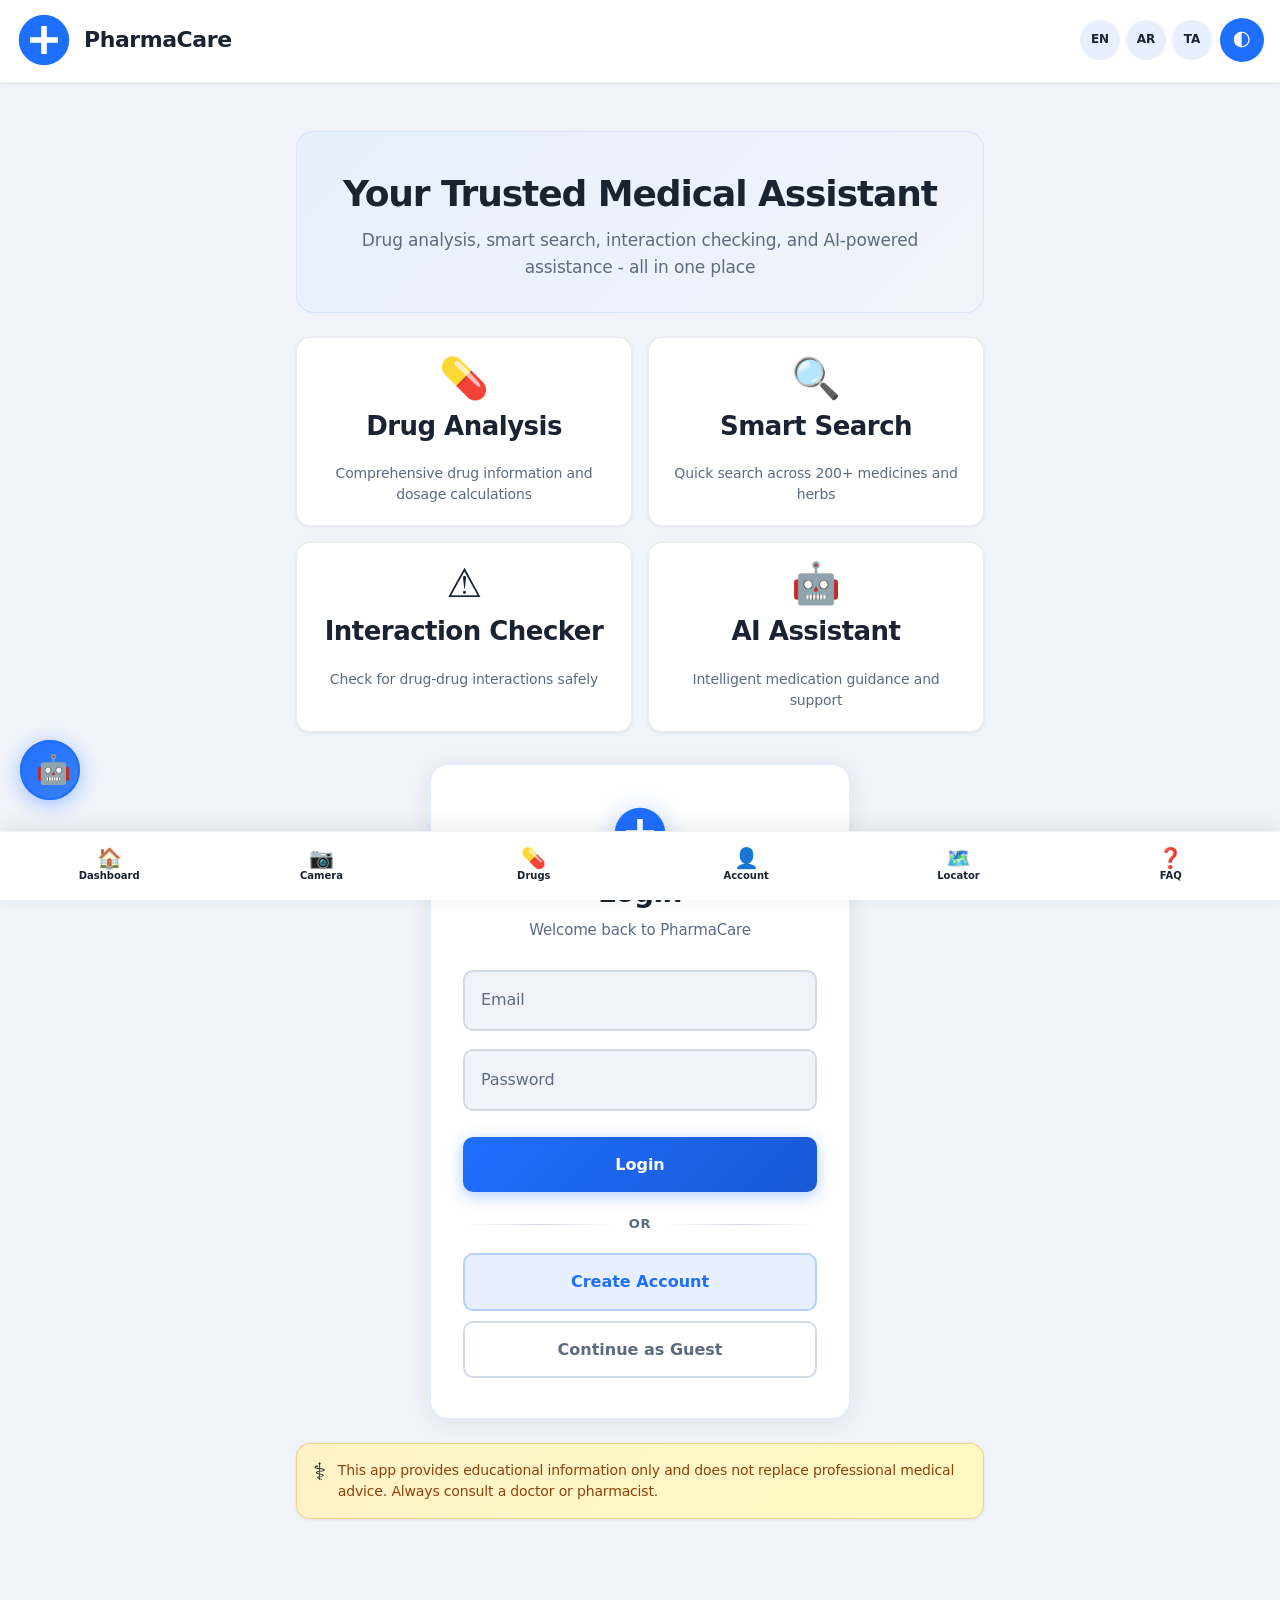
<file: index.html>
<!DOCTYPE html>
<html lang="en">

<head>

<meta charset="UTF-8">
<meta name="viewport" content="width=device-width, initial-scale=1.0, viewport-fit=cover">
<meta name="theme-color" content="#1f6fff">
<meta name="apple-mobile-web-app-capable" content="yes">
<meta name="apple-mobile-web-app-status-bar-style" content="default">

<!-- SEO Meta Tags -->
<meta name="description" content="PharmaCare - Your trusted medical assistant. Drug analysis, smart search, interaction checking, and AI-powered medication guidance. Access 200+ medicines and medical calculators.">
<meta name="keywords" content="medical assistant, drug information, dosage calculator, drug interaction, pill identifier, medication reminder, pharmacy locator, medical calculators">
<meta name="author" content="PharmaCare">
<meta name="robots" content="index, follow">

<!-- Open Graph Tags for Social Media -->
<meta property="og:title" content="PharmaCare - Your Trusted Medical Assistant">
<meta property="og:description" content="Comprehensive drug analysis, smart search, interaction checking, and AI-powered medication guidance - all in one place.">
<meta property="og:type" content="website">
<meta property="og:url" content="https://pharmacare.app">
<meta property="og:image" content="https://pharmacare.app/og-image.png">
<meta property="og:site_name" content="PharmaCare">

<!-- Twitter Card Tags -->
<meta name="twitter:card" content="summary_large_image">
<meta name="twitter:title" content="PharmaCare - Your Trusted Medical Assistant">
<meta name="twitter:description" content="Comprehensive drug analysis, smart search, interaction checking, and AI-powered medication guidance.">
<meta name="twitter:image" content="https://pharmacare.app/twitter-image.png">

<title>PharmaCare - Your Trusted Medical Assistant</title>

<link rel="icon" type="image/svg+xml" href="data:image/svg+xml,%3Csvg xmlns='http://www.w3.org/2000/svg' viewBox='0 0 100 100'%3E%3Ccircle cx='50' cy='50' r='45' fill='%231f6fff'/%3E%3Crect x='45' y='25' width='10' height='50' fill='white'/%3E%3Crect x='25' y='45' width='50' height='10' fill='white'/%3E%3C/svg%3E">
<link rel="stylesheet" href="style.css">

</head>

<body>

<!-- Loading Screen -->
<div id="loadingScreen" class="loading-screen">
  <div class="loading-content">
    <div class="loading-logo">
      <svg class="logo-svg" viewBox="0 0 100 100" aria-hidden="true">
        <circle cx="50" cy="50" r="45" fill="#1f6fff"/>
        <rect x="45" y="25" width="10" height="50" fill="white"/>
        <rect x="25" y="45" width="50" height="10" fill="white"/>
      </svg>
    </div>
    <div class="loading-spinner"></div>
    <p class="loading-text" data-i18n="loading_text">Loading PharmaCare...</p>
  </div>
</div>

<div class="header">

<div class="header-brand" onclick="openPage('loginPage')">

<div class="logo">

<svg class="logo-svg" viewBox="0 0 100 100" aria-hidden="true">

<circle cx="50" cy="50" r="45" fill="#1f6fff"/>

<rect x="45" y="25" width="10" height="50" fill="white"/>
<rect x="25" y="45" width="50" height="10" fill="white"/>

</svg>

</div>

<div class="title">
PharmaCare
</div>

</div>

<div class="header-actions">
<div class="lang-toggle">
<button type="button" class="lang-btn" onclick="event.stopPropagation(); setLanguage('en')">EN</button>
<button type="button" class="lang-btn" onclick="event.stopPropagation(); setLanguage('ar')">AR</button>
<button type="button" class="lang-btn" onclick="event.stopPropagation(); setLanguage('ta')">TA</button>
</div>
<button type="button" id="themeToggle" class="theme-toggle" onclick="event.stopPropagation(); toggleTheme()">🌓</button>
</div>

</div>

<!-- LOGIN -->

<div id="loginPage" class="container page active">

<!-- Hero Section -->
<div class="hero-section">
  <div class="hero-content">
    <h1 class="hero-title" data-i18n="hero_title">Your Trusted Medical Assistant</h1>
    <p class="hero-subtitle" data-i18n="hero_subtitle">Drug analysis, smart search, interaction checking, and AI-powered assistance - all in one place</p>
  </div>
</div>

<!-- Features Section -->
<div class="features-section">
  <div class="feature-card">
    <div class="feature-icon">💊</div>
    <h3 class="feature-title" data-i18n="feature_drug_analysis">Drug Analysis</h3>
    <p class="feature-desc" data-i18n="feature_drug_analysis_desc">Comprehensive drug information and dosage calculations</p>
  </div>
  <div class="feature-card">
    <div class="feature-icon">🔍</div>
    <h3 class="feature-title" data-i18n="feature_smart_search">Smart Search</h3>
    <p class="feature-desc" data-i18n="feature_smart_search_desc">Quick search across 200+ medicines and herbs</p>
  </div>
  <div class="feature-card">
    <div class="feature-icon">⚠️</div>
    <h3 class="feature-title" data-i18n="feature_interactions">Interaction Checker</h3>
    <p class="feature-desc" data-i18n="feature_interactions_desc">Check for drug-drug interactions safely</p>
  </div>
  <div class="feature-card">
    <div class="feature-icon">🤖</div>
    <h3 class="feature-title" data-i18n="feature_ai_assistant">AI Assistant</h3>
    <p class="feature-desc" data-i18n="feature_ai_assistant_desc">Intelligent medication guidance and support</p>
  </div>
</div>

<div class="login-card">

<div class="login-card-header">
<div class="login-card-icon" aria-hidden="true">
<svg viewBox="0 0 100 100">
<circle cx="50" cy="50" r="45" fill="currentColor"/>
<rect x="45" y="25" width="10" height="50" fill="white"/>
<rect x="25" y="45" width="50" height="10" fill="white"/>
</svg>
</div>
<h3 data-i18n="login_title">Login</h3>
<p class="login-card-subtitle" data-i18n="login_subtitle">Welcome back to PharmaCare</p>
</div>

<div class="login-field">
<input id="loginEmail" type="email" autocomplete="email" inputmode="email" placeholder=" ">
<label for="loginEmail" data-i18n="login_email_ph">Email</label>
</div>

<div class="login-field">
<input id="loginPassword" type="password" autocomplete="current-password" placeholder=" ">
<label for="loginPassword" data-i18n="login_password_ph">Password</label>
</div>

<button type="button" class="login-btn-primary" onclick="login()" data-i18n="login_btn">Login</button>

<p class="login-divider"><span data-i18n="login_or">or</span></p>

<button type="button" class="login-btn-secondary" onclick="showSignup()" data-i18n="login_create_btn">Create Account</button>
<button type="button" class="login-btn-ghost" onclick="login()" data-i18n="login_guest_btn">Continue as Guest</button>

</div>

<!-- Medical Disclaimer Banner -->
<div class="disclaimer-banner">
  <div class="disclaimer-icon">⚕️</div>
  <p class="disclaimer-text" data-i18n="disclaimer_text">This app provides educational information only and does not replace professional medical advice. Always consult a doctor or pharmacist.</p>
</div>

</div>

<!-- SIGNUP -->

<div id="signupPage" class="container page">

<h3 data-i18n="signup_title">Create Account</h3>

<input data-i18n-placeholder="signup_name_ph" placeholder="Name">
<input data-i18n-placeholder="signup_email_ph" placeholder="Email">
<input data-i18n-placeholder="signup_password_ph" placeholder="Password">

<button onclick="login()" data-i18n="signup_create_btn">Create Account</button>

</div>

<!-- DASHBOARD -->

<div id="dashboardPage" class="container page">

<h3 data-i18n="dashboard_title">Dashboard</h3>
<button class="back-btn" onclick="goBack('loginPage')" data-i18n="back_btn">← Back</button>

<div class="grid">

<div class="card" onclick="openPage('medicalCalcPage')">
<span data-i18n="card_medical_calculators">Medical Calculators</span>
</div>

<div class="card" onclick="openPage('dosePage')">
<span data-i18n="card_dose_calculator">Dose Calculator</span>
</div>

<div class="card" onclick="openPage('bmiPage')">
<span data-i18n="card_bmi_calculator">BMI Calculator</span>
</div>

<div class="card" onclick="openPage('interactionPage')">
<span data-i18n="card_drug_interaction">Drug Interaction</span>
</div>

<div class="card card--library" onclick="openPage('libraryPage')">
<span data-i18n="card_medicine_library">Medicine Library</span>
</div>

<div class="card" onclick="openPage('reminderPage')">
<span data-i18n="card_medication_reminder">Medication Reminder</span>
</div>

<div class="card" onclick="openPage('pillIdentifierPage')">
<span data-i18n="card_pill_identifier">Pill Identifier</span>
</div>

<div class="card" onclick="openPage('firstAidPage')">
<span data-i18n="card_first_aid">First Aid</span>
</div>

<div class="card" onclick="openPage('diseaseGuidePage')">
<span data-i18n="card_disease_guide">Disease Guide</span>
</div>

<div class="card" onclick="openPage('guidelinesPage')">
<span data-i18n="card_clinical_guidelines">Clinical Guidelines</span>
</div>

<div class="card" onclick="openPage('availabilityPage')">
<span data-i18n="card_availability">Drug Availability Checker</span>
</div>

<div class="card" onclick="openPage('alternativesPage')">
<span data-i18n="card_alternatives">Alternative Drugs</span>
</div>

<div class="card" onclick="openPage('notesPage')">
<span data-i18n="card_medical_notes">Medical Notes</span>
</div>

<div class="card" onclick="openPage('healthTrackerPage')">
<span data-i18n="card_health_tracker">Health Tracker</span>
</div>

<div class="card" onclick="openPage('vaccinationPage')">
<span data-i18n="card_vaccination">Vaccination Records</span>
</div>

<div class="card" onclick="openPage('labResultsPage')">
<span data-i18n="card_lab_results">Lab Results</span>
</div>

<div class="card" onclick="openPage('allergiesPage')">
<span data-i18n="card_allergies">Allergy Checker</span>
</div>

<div class="card" onclick="openPage('symptomCheckerPage')">
<span data-i18n="card_symptom_checker">Symptom Checker</span>
</div>

<div class="card" onclick="openPage('emergencyGuidePage')">
<span data-i18n="card_emergency_guide">Emergency Guide</span>
</div>

<div class="card" onclick="openPage('drugComparisonPage')">
<span data-i18n="card_drug_comparison">Drug Comparison</span>
</div>

</div>

</div>

<!-- MEDICAL CALCULATORS LIST -->

<div id="medicalCalcPage" class="container page">

<h3 data-i18n="medical_calc_title">Medical Calculators</h3>
<button class="back-btn" onclick="goBack('dashboardPage')" data-i18n="back_btn">← Back</button>

<div class="grid">

<div class="card" onclick="openPage('dosePage')">
<span data-i18n="calc_dose_by_weight">Dose by Weight Calculator</span>
</div>

<div class="card" onclick="openPage('pediatricDosePage')">
<span data-i18n="calc_pediatric_dose">Pediatric Dose Calculator</span>
</div>

<div class="card" onclick="openPage('ivDripRatePage')">
<span data-i18n="calc_iv_drip">IV Drip Rate Calculator</span>
</div>

<div class="card" onclick="openPage('bmiPage')">
BMI Calculator
</div>

<div class="card" onclick="openPage('crclPage')">
<span data-i18n="calc_crcl">Creatinine Clearance (Cockcroft-Gault)</span>
</div>

<div class="card" onclick="openPage('bsaPage')">
<span data-i18n="calc_bsa">Body Surface Area (BSA)</span>
</div>

<div class="card" onclick="openPage('infusionRatePage')">
<span data-i18n="calc_infusion_rate">Infusion Rate Calculator</span>
</div>

<div class="card" onclick="openPage('paracetamolDosePage')">
<span data-i18n="calc_paracetamol_safe">Paracetamol Safe Dose</span>
</div>

</div>

</div>

<!-- CALCULATOR DETAIL PAGES (PLACEHOLDERS) -->

<div id="pediatricDosePage" class="container page">

<h3 data-i18n="pediatric_title">Pediatric Dose Calculator</h3>
<button class="back-btn" onclick="goBack('medicalCalcPage')" data-i18n="back_btn">← Back</button>
<p data-i18n="pediatric_desc">Calculate a pediatric dose using weight and mg/kg.</p>

<input id="pedWeight" data-i18n-placeholder="ped_weight_ph" placeholder="Weight (kg)">
<input id="pedMgKg" data-i18n-placeholder="ped_mgkg_ph" placeholder="Dose (mg/kg per dose)">
<input id="pedMaxDose" data-i18n-placeholder="ped_max_ph" placeholder="Optional max single dose (mg)">
<button onclick="calculatePediatricDose()" data-i18n="ped_calc_btn">Calculate</button>
<div id="pedResult" class="result"></div>

</div>

<div id="ivDripRatePage" class="container page">

<h3 data-i18n="ivdrip_title">IV Drip Rate Calculator</h3>
<button class="back-btn" onclick="goBack('medicalCalcPage')" data-i18n="back_btn">← Back</button>
<p data-i18n="iv_desc">Calculate drip rate (gtt/min) and pump rate (mL/hr).</p>

<input id="ivVolume" data-i18n-placeholder="iv_volume_ph" placeholder="Total volume (mL)">
<input id="ivTimeMin" data-i18n-placeholder="iv_time_ph" placeholder="Time (minutes)">
<input id="ivDropFactor" data-i18n-placeholder="iv_drop_ph" placeholder="Drop factor (gtt/mL), e.g. 15 or 20 or 60">
<button onclick="calculateIVDrip()" data-i18n="iv_calc_btn">Calculate</button>
<div id="ivResult" class="result"></div>

</div>

<div id="crclPage" class="container page">

<h3 data-i18n="crcl_title">Creatinine Clearance (Cockcroft-Gault)</h3>
<button class="back-btn" onclick="goBack('medicalCalcPage')" data-i18n="back_btn">← Back</button>
<p data-i18n="crcl_desc">Estimate creatinine clearance (mL/min) using Cockcroft–Gault.</p>

<input id="crclAge" data-i18n-placeholder="crcl_age_ph" placeholder="Age (years)">
<input id="crclWeight" data-i18n-placeholder="crcl_weight_ph" placeholder="Weight (kg)">
<input id="crclScr" data-i18n-placeholder="crcl_scr_ph" placeholder="Serum creatinine (mg/dL)">
<select id="crclSex" class="form-select">
  <option value="male" data-i18n="sex_male">Male</option>
  <option value="female" data-i18n="sex_female">Female</option>
</select>
<button onclick="calculateCrCl()" data-i18n="crcl_calc_btn">Calculate</button>
<div id="crclResult" class="result"></div>

</div>

<div id="bsaPage" class="container page">

<h3 data-i18n="bsa_title">Body Surface Area (BSA)</h3>
<button class="back-btn" onclick="goBack('medicalCalcPage')" data-i18n="back_btn">← Back</button>
<p data-i18n="bsa_desc">Calculate BSA using the Mosteller formula.</p>

<input id="bsaHeight" data-i18n-placeholder="bsa_height_ph" placeholder="Height (cm)">
<input id="bsaWeight" data-i18n-placeholder="bsa_weight_ph" placeholder="Weight (kg)">
<button onclick="calculateBSA()" data-i18n="bsa_calc_btn">Calculate</button>
<div id="bsaResult" class="result"></div>

</div>

<div id="infusionRatePage" class="container page">

<h3 data-i18n="infusion_title">Infusion Rate Calculator</h3>
<button class="back-btn" onclick="goBack('medicalCalcPage')" data-i18n="back_btn">← Back</button>
<p data-i18n="inf_desc">Calculate infusion pump rate (mL/hr) from dose and concentration.</p>

<input id="infDose" data-i18n-placeholder="inf_dose_ph" placeholder="Dose rate (mg/hr)">
<input id="infConc" data-i18n-placeholder="inf_conc_ph" placeholder="Concentration (mg/mL)">
<button onclick="calculateInfusionRate()" data-i18n="inf_calc_btn">Calculate</button>
<div id="infResult" class="result"></div>

</div>

<div id="paracetamolDosePage" class="container page">

<h3 data-i18n="para_safe_title">Paracetamol Safe Dose</h3>
<button class="back-btn" onclick="goBack('medicalCalcPage')" data-i18n="back_btn">← Back</button>
<p data-i18n="para_desc">Estimate maximum safe dosing guidance (educational only).</p>

<input id="paraWeight" data-i18n-placeholder="para_weight_ph" placeholder="Weight (kg)">
<select id="paraGroup" class="form-select">
  <option value="child" data-i18n="para_child">Child</option>
  <option value="adult" data-i18n="para_adult">Adult</option>
</select>
<button onclick="calculateParacetamolSafe()" data-i18n="para_calc_btn">Calculate</button>
<div id="paraResult" class="result"></div>

</div>

<!-- DOSE CALCULATOR -->

<div id="dosePage" class="container page">

<h3 data-i18n="dose_title">Dose Calculator</h3>
<button class="back-btn" onclick="goBack('dashboardPage')" data-i18n="back_btn">← Back</button>

<input id="drug" data-i18n-placeholder="dose_drug_ph" placeholder="Drug Name">

<input id="weight" data-i18n-placeholder="dose_weight_ph" placeholder="Weight kg">

<button onclick="calculateDose()" data-i18n="dose_calc_btn">Calculate</button>

<div id="doseResult" class="result"></div>

<h4 class="section-heading" data-i18n="side_effect_title">Side Effect Checker</h4>
<p data-i18n="side_effect_desc">Type a symptom (e.g., cough, bleeding, nausea) and the app suggests possible drug-related causes (educational only).</p>
<input id="symptomInput" data-i18n-placeholder="side_effect_ph" placeholder="Symptom (e.g. cough, bleeding)">
<button onclick="checkSideEffect()" data-i18n="side_effect_btn">Check Side Effect</button>
<div id="sideEffectResult" class="result"></div>

</div>

<!-- BMI -->

<div id="bmiPage" class="container page">

<h3 data-i18n="bmi_title">BMI Calculator</h3>
<button class="back-btn" onclick="goBack('dashboardPage')" data-i18n="back_btn">← Back</button>

<input id="height" data-i18n-placeholder="bmi_height_ph" placeholder="Height cm">

<input id="bmiweight" data-i18n-placeholder="bmi_weight_ph" placeholder="Weight kg">

<button onclick="calculateBMI()" data-i18n="bmi_calc_btn">Calculate BMI</button>

<div id="bmiResult" class="result"></div>

</div>

<!-- DRUG INTERACTION -->

<div id="interactionPage" class="container page">

<h3 data-i18n="interaction_title">Drug Interaction</h3>
<button class="back-btn" onclick="goBack('dashboardPage')" data-i18n="back_btn">← Back</button>

<input id="interactionDrug1" data-i18n-placeholder="interaction_drug1_ph" placeholder="Drug 1">
<input id="interactionDrug2" data-i18n-placeholder="interaction_drug2_ph" placeholder="Drug 2">

<button onclick="checkInteraction()" data-i18n="interaction_btn">Check Interaction</button>
<div id="interactionResult" class="result"></div>

</div>

<!-- DRUG & HERB LIBRARY -->

<div id="libraryPage" class="container page">

<h3 data-i18n="library_title">Medicine Library</h3>
<button class="back-btn" onclick="goBack('dashboardPage')" data-i18n="back_btn">← Back</button>
<p data-i18n="library_desc">Browse 200+ medicines by illness category, search any drug, or explore the herbal section.</p>

<div class="library-search-bar">
<input id="drugSearchInput" data-i18n-placeholder="library_search_ph" placeholder="Search medicine name...">
<button type="button" onclick="searchDrug()" data-i18n="library_search_btn">Search</button>
</div>
<div id="drugInfoResult" class="result library-search-result"></div>

<div class="library-stats" id="libraryStats"></div>

<div class="library-category-nav" id="libraryCategoryNav"></div>

<div id="libraryCategoryContent" class="library-category-content"></div>

<h4 class="section-heading section-heading--loose" data-i18n="library_herbs_title">🌿 Herbal & Natural Remedies</h4>
<div id="libraryHerbsContent" class="library-herbs-grid"></div>

</div>

<!-- PILL IDENTIFIER -->

<div id="pillIdentifierPage" class="container page">

<h3 data-i18n="pill_title">Pill Identifier</h3>
<button class="back-btn" onclick="goBack('dashboardPage')" data-i18n="back_btn">← Back</button>
<p data-i18n="pill_desc">Enter pill color, shape, and imprint to help identify the medication.</p>

<input id="pillColor" data-i18n-placeholder="pill_color_ph" placeholder="Color (e.g. White)">
<input id="pillShape" data-i18n-placeholder="pill_shape_ph" placeholder="Shape (e.g. Round)">
<input id="pillImprint" data-i18n-placeholder="pill_imprint_ph" placeholder="Imprint letters/numbers">

<button onclick="identifyPill()" data-i18n="pill_btn">Identify Pill</button>

<div id="pillResult" class="result"></div>

</div>

<!-- FIRST AID -->

<div id="firstAidPage" class="container page">

<h3 data-i18n="firstaid_title">First Aid</h3>
<button class="back-btn" onclick="goBack('dashboardPage')" data-i18n="back_btn">← Back</button>
<p data-i18n="firstaid_desc">Quick tips for common situations. This is not a substitute for a clinician or emergency services.</p>

<div class="result" id="firstAidContent"></div>

</div>

<!-- DISEASE GUIDE -->

<div id="diseaseGuidePage" class="container page">

<h3 data-i18n="disease_title">Disease Guide</h3>
<button class="back-btn" onclick="goBack('dashboardPage')" data-i18n="back_btn">← Back</button>
<p data-i18n="disease_desc">A brief guide to common diseases. Educational only and not a substitute for medical advice.</p>

<div class="result" id="diseaseContent"></div>

</div>

<!-- CLINICAL GUIDELINES -->

<div id="guidelinesPage" class="container page">

<h3 data-i18n="guidelines_title">Clinical Guidelines</h3>
<button class="back-btn" onclick="goBack('dashboardPage')" data-i18n="back_btn">← Back</button>
<p data-i18n="guidelines_desc">Simplified summaries for education only. Always refer to up-to-date official guidelines.</p>

<div class="result" id="guidelinesContent"></div>

</div>

<!-- DRUG AVAILABILITY CHECKER -->

<div id="availabilityPage" class="container page">

<h3 data-i18n="availability_title">Drug Availability Checker</h3>
<button class="back-btn" onclick="goBack('dashboardPage')" data-i18n="back_btn">← Back</button>
<p data-i18n="availability_desc">Type a drug name to check availability, brand names, and alternatives (simple demo).</p>

<input id="availabilityInput" data-i18n-placeholder="availability_ph" placeholder="Example: Paracetamol, Augmentin">
<button onclick="checkAvailability()" data-i18n="availability_btn">Check Availability</button>
<div id="availabilityResult" class="result"></div>

</div>

<!-- ALTERNATIVE DRUGS -->

<div id="alternativesPage" class="container page">

<h3 data-i18n="alternatives_title">Alternative Drugs</h3>
<button class="back-btn" onclick="goBack('dashboardPage')" data-i18n="back_btn">← Back</button>
<p data-i18n="alternatives_desc">Type a drug name (e.g., Augmentin) to see possible alternatives (educational only; prescriber decides).</p>

<input id="alternativeInput" data-i18n-placeholder="alternatives_ph" placeholder="Example: Augmentin">
<button onclick="findAlternatives()" data-i18n="alternatives_btn">Find Alternatives</button>
<div id="alternativeResult" class="result"></div>

</div>

<!-- MEDICAL NOTES -->

<div id="notesPage" class="container page">

<h3 data-i18n="notes_title">Medical Notes</h3>
<button class="back-btn" onclick="goBack('dashboardPage')" data-i18n="back_btn">← Back</button>
<p data-i18n="notes_desc">A place to save pharmacist notes or patient info (stored locally on this device only).</p>

<textarea id="notesArea" class="notes-textarea" rows="8" placeholder=""></textarea>
<button onclick="saveNotes()" data-i18n="notes_btn">Save Notes</button>
<div id="notesStatus" class="result"></div>

</div>

<!-- HEALTH TRACKER -->

<div id="healthTrackerPage" class="container page">

<h3 data-i18n="health_tracker_title">Health Tracker</h3>
<button class="back-btn" onclick="goBack('dashboardPage')" data-i18n="back_btn">← Back</button>
<p data-i18n="health_tracker_desc">Track your daily health metrics including blood pressure, heart rate, weight, and more.</p>

<div class="health-metrics">
  <div class="metric-card">
    <h4 data-i18n="metric_bp">Blood Pressure</h4>
    <input id="bpSystolic" placeholder="Systolic (mmHg)">
    <input id="bpDiastolic" placeholder="Diastolic (mmHg)">
    <button onclick="saveHealthMetric('bp')" data-i18n="metric_save">Save</button>
  </div>
  <div class="metric-card">
    <h4 data-i18n="metric_heart_rate">Heart Rate</h4>
    <input id="heartRate" placeholder="BPM">
    <button onclick="saveHealthMetric('heart')" data-i18n="metric_save">Save</button>
  </div>
  <div class="metric-card">
    <h4 data-i18n="metric_weight">Weight</h4>
    <input id="healthWeight" placeholder="kg">
    <button onclick="saveHealthMetric('weight')" data-i18n="metric_save">Save</button>
  </div>
  <div class="metric-card">
    <h4 data-i18n="metric_glucose">Blood Glucose</h4>
    <input id="glucose" placeholder="mg/dL">
    <button onclick="saveHealthMetric('glucose')" data-i18n="metric_save">Save</button>
  </div>
</div>

<div id="healthHistory" class="result"></div>

</div>

<!-- VACCINATION RECORDS -->

<div id="vaccinationPage" class="container page">

<h3 data-i18n="vaccination_title">Vaccination Records</h3>
<button class="back-btn" onclick="goBack('dashboardPage')" data-i18n="back_btn">← Back</button>
<p data-i18n="vaccination_desc">Keep track of your vaccinations and upcoming booster doses.</p>

<div class="vaccination-form">
  <input id="vaccineName" data-i18n-placeholder="vaccine_name_ph" placeholder="Vaccine Name">
  <input id="vaccineDate" type="date" data-i18n-placeholder="vaccine_date_ph" placeholder="Date">
  <input id="vaccineNext" type="date" data-i18n-placeholder="vaccine_next_ph" placeholder="Next Dose Date">
  <button onclick="addVaccination()" data-i18n="vaccine_add">Add Record</button>
</div>

<div id="vaccinationList" class="result"></div>

</div>

<!-- LAB RESULTS -->

<div id="labResultsPage" class="container page">

<h3 data-i18n="lab_results_title">Lab Results</h3>
<button class="back-btn" onclick="goBack('dashboardPage')" data-i18n="back_btn">← Back</button>
<p data-i18n="lab_results_desc">Store and track your laboratory test results for easy reference.</p>

<div class="lab-form">
  <input id="labTestName" data-i18n-placeholder="lab_test_ph" placeholder="Test Name">
  <input id="labTestDate" type="date" data-i18n-placeholder="lab_date_ph" placeholder="Test Date">
  <input id="labTestValue" data-i18n-placeholder="lab_value_ph" placeholder="Result Value">
  <input id="labTestRange" data-i18n-placeholder="lab_range_ph" placeholder="Normal Range">
  <button onclick="addLabResult()" data-i18n="lab_add">Add Result</button>
</div>

<div id="labResultsList" class="result"></div>

</div>

<!-- ALLERGY CHECKER -->

<div id="allergiesPage" class="container page">

<h3 data-i18n="allergy_title">Allergy Checker</h3>
<button class="back-btn" onclick="goBack('dashboardPage')" data-i18n="back_btn">← Back</button>
<p data-i18n="allergy_desc">Check for potential allergens in medications and foods.</p>

<div class="allergy-check">
  <input id="allergyInput" data-i18n-placeholder="allergy_input_ph" placeholder="Enter medication or food">
  <button onclick="checkAllergy()" data-i18n="allergy_check">Check for Allergens</button>
</div>

<div id="allergyResult" class="result"></div>

<h4 class="section-heading" data-i18n="my_allergies_title">My Allergies</h4>
<div class="allergy-form">
  <input id="myAllergy" data-i18n-placeholder="my_allergy_ph" placeholder="Add your allergy">
  <button onclick="addMyAllergy()" data-i18n="allergy_add">Add</button>
</div>
<div id="myAllergiesList" class="result"></div>

</div>

<!-- SYMPTOM CHECKER -->

<div id="symptomCheckerPage" class="container page">

<h3 data-i18n="symptom_title">Symptom Checker</h3>
<button class="back-btn" onclick="goBack('dashboardPage')" data-i18n="back_btn">← Back</button>
<p data-i18n="symptom_desc">Describe your symptoms to get potential causes and recommendations.</p>

<div class="symptom-check">
  <textarea id="symptomDescription" rows="4" data-i18n-placeholder="symptom_desc_ph" placeholder="Describe your symptoms..."></textarea>
  <button onclick="checkSymptoms()" data-i18n="symptom_check">Analyze Symptoms</button>
</div>

<div id="symptomResult" class="result"></div>

</div>

<!-- EMERGENCY GUIDE -->

<div id="emergencyGuidePage" class="container page">

<h3 data-i18n="emergency_title">Emergency Guide</h3>
<button class="back-btn" onclick="goBack('dashboardPage')" data-i18n="back_btn">← Back</button>
<p data-i18n="emergency_desc">Quick reference for emergency situations and first aid procedures.</p>

<div class="emergency-cards">
  <div class="emergency-card emergency-card--critical">
    <h4 data-i18n="emergency_heart">🚨 Heart Attack</h4>
    <p data-i18n="emergency_heart_desc">Chest pain, shortness of breath, nausea. Call emergency immediately.</p>
  </div>
  <div class="emergency-card emergency-card--critical">
    <h4 data-i18n="emergency_stroke">🚨 Stroke</h4>
    <p data-i18n="emergency_stroke_desc">Face drooping, arm weakness, speech difficulty. Act FAST.</p>
  </div>
  <div class="emergency-card emergency-card--urgent">
    <h4 data-i18n="emergency_breathing">⚠️ Breathing Difficulty</h4>
    <p data-i18n="emergency_breathing_desc">Sit upright, use inhaler if available, call emergency if severe.</p>
  </div>
  <div class="emergency-card emergency-card--urgent">
    <h4 data-i18n="emergency_bleeding">⚠️ Severe Bleeding</h4>
    <p data-i18n="emergency_bleeding_desc">Apply direct pressure, elevate if possible, call emergency.</p>
  </div>
  <div class="emergency-card emergency-card--info">
    <h4 data-i18n="emergency_burns">ℹ️ Burns</h4>
    <p data-i18n="emergency_burns_desc">Cool with running water, cover with sterile dressing, seek medical help.</p>
  </div>
  <div class="emergency-card emergency-card--info">
    <h4 data-i18n="emergency_poison">ℹ️ Poisoning</h4>
    <p data-i18n="emergency_poison_desc">Call poison control, do not induce vomiting unless instructed.</p>
  </div>
</div>

</div>

<!-- DRUG COMPARISON -->

<div id="drugComparisonPage" class="container page">

<h3 data-i18n="drug_comparison_title">Drug Comparison</h3>
<button class="back-btn" onclick="goBack('dashboardPage')" data-i18n="back_btn">← Back</button>
<p data-i18n="drug_comparison_desc">Compare two drugs side by side to understand differences and similarities.</p>

<div class="drug-compare">
  <input id="compareDrug1" data-i18n-placeholder="compare_drug1_ph" placeholder="First Drug">
  <input id="compareDrug2" data-i18n-placeholder="compare_drug2_ph" placeholder="Second Drug">
  <button onclick="compareDrugs()" data-i18n="compare_btn">Compare Drugs</button>
</div>

<div id="comparisonResult" class="result"></div>

</div>

<!-- REMINDER -->

<div id="reminderPage" class="container page">

<h3 data-i18n="reminder_title">Medication Reminder</h3>
<button class="back-btn" onclick="goBack('dashboardPage')" data-i18n="back_btn">← Back</button>

<input id="remDrug" data-i18n-placeholder="reminder_drug_ph" placeholder="Drug Name">
<input id="remTime" data-i18n-placeholder="reminder_time_ph" placeholder="Time (e.g., 08:00 AM)">

<button onclick="addReminder()" data-i18n="reminder_btn">Add Reminder</button>
<div id="reminderList" class="result"></div>

</div>

<!-- FAQ -->

<div id="faqPage" class="container page">

<h3 data-i18n="faq_title">Frequently Asked Questions</h3>
<button class="back-btn" onclick="goBack('dashboardPage')" data-i18n="back_btn">← Back</button>

<div class="faq-list">
  <details class="faq-item">
    <summary class="faq-question" data-i18n="faq_q1">Is this app a substitute for medical advice?</summary>
    <p class="faq-answer" data-i18n="faq_a1">No. This app provides educational information only. Always consult a qualified healthcare professional for medical decisions.</p>
  </details>
  <details class="faq-item">
    <summary class="faq-question" data-i18n="faq_q2">How accurate is the drug information?</summary>
    <p class="faq-answer" data-i18n="faq_a2">Our database includes common medications and their typical uses. However, medications change frequently, and individual responses vary. Verify with official sources.</p>
  </details>
  <details class="faq-item">
    <summary class="faq-question" data-i18n="faq_q3">Can I use this for emergency situations?</summary>
    <p class="faq-answer" data-i18n="faq_a3">No. This app is not designed for emergencies. Call emergency services immediately for urgent medical situations.</p>
  </details>
  <details class="faq-item">
    <summary class="faq-question" data-i18n="faq_q4">Is my data stored securely?</summary>
    <p class="faq-answer" data-i18n="faq_a4">Your notes and profile are stored locally on your device. We do not collect or transmit personal medical data to external servers.</p>
  </details>
  <details class="faq-item">
    <summary class="faq-question" data-i18n="faq_q5">How do I report an error in drug information?</summary>
    <p class="faq-answer" data-i18n="faq_a5">Contact us through the Contact page with details about any inaccuracies. We continuously update our database based on feedback.</p>
  </details>
</div>

</div>

<!-- ABOUT US -->

<div id="aboutPage" class="container page">

<h3 data-i18n="about_title">About PharmaCare</h3>
<button class="back-btn" onclick="goBack('dashboardPage')" data-i18n="back_btn">← Back</button>

<div class="about-content">
  <div class="about-hero">
    <div class="about-hero-icon" aria-hidden="true">⚕️</div>
    <h4 class="about-hero-title" data-i18n="about_welcome_title">Welcome to PharmaCare</h4>
    <p class="about-hero-desc" data-i18n="about_welcome_desc">PharmaCare is a modern healthcare companion designed to provide educational drug information, practical medical tools, and productivity features in a simple and accessible interface. The project aims to help students, healthcare professionals, and everyday users quickly access useful medical resources while maintaining an intuitive user experience.</p>
  </div>

  <div class="about-grid">
    <div class="about-card">
      <div class="about-card-header">
        <span class="about-card-icon" aria-hidden="true">🎯</span>
        <h5 data-i18n="about_mission_title">Our Mission</h5>
      </div>
      <p data-i18n="about_mission_desc">Our mission is to make medical information and essential healthcare utilities easier to access through technology while encouraging responsible use and consultation with qualified healthcare professionals.</p>
    </div>

    <div class="about-card">
      <div class="about-card-header">
        <span class="about-card-icon" aria-hidden="true">👁️</span>
        <h5 data-i18n="about_vision_title">Project Vision</h5>
      </div>
      <p data-i18n="about_vision_desc">The long-term vision of PharmaCare is to become a comprehensive healthcare assistant that combines reliable educational content, smart productivity tools, medication management, and modern technology to improve access to medical knowledge.</p>
    </div>
  </div>

  <div class="about-section-grid">
    <div class="about-card">
      <div class="about-card-header">
        <span class="about-card-icon" aria-hidden="true">✨</span>
        <h5 data-i18n="about_features_title">Key Features</h5>
      </div>
      <ul class="about-list">
        <li data-i18n="about_feat_1">Drug information library</li>
        <li data-i18n="about_feat_2">Medical calculators</li>
        <li data-i18n="about_feat_3">Medication notes and organization tools</li>
        <li data-i18n="about_feat_4">Dark mode support</li>
        <li data-i18n="about_feat_5">Multilingual interface</li>
        <li data-i18n="about_feat_6">Mobile-friendly responsive design</li>
        <li data-i18n="about_feat_7">Progressive Web App (PWA) support</li>
        <li data-i18n="about_feat_8">Camera and barcode-related utilities where available</li>
      </ul>
    </div>

    <div class="about-card">
      <div class="about-card-header">
        <span class="about-card-icon" aria-hidden="true">💻</span>
        <h5 data-i18n="about_tech_title">Technologies Used</h5>
      </div>
      <p class="about-subtitle" data-i18n="about_tech_desc">PharmaCare is built using modern web technologies, including:</p>
      <ul class="about-list">
        <li data-i18n="about_tech_1">HTML5</li>
        <li data-i18n="about_tech_2">CSS3</li>
        <li data-i18n="about_tech_3">Vanilla JavaScript</li>
        <li data-i18n="about_tech_4">Local Storage APIs</li>
        <li data-i18n="about_tech_5">Progressive Web App technologies</li>
        <li data-i18n="about_tech_6">Responsive design principles</li>
      </ul>
    </div>
  </div>

  <div class="about-card">
    <div class="about-card-header">
      <span class="about-card-icon" aria-hidden="true">📚</span>
      <h5 data-i18n="about_sources_title">Information Sources and References</h5>
    </div>
    <p data-i18n="about_sources_desc">The information presented in PharmaCare is compiled from educational materials, standard medical references, publicly available healthcare resources, and established clinical formulas where applicable. The project encourages verification through trusted healthcare organizations and official pharmaceutical references.</p>
  </div>

  <div class="about-card">
    <div class="about-card-header">
      <span class="about-card-icon" aria-hidden="true">🤝</span>
      <h5 data-i18n="about_opensource_title">Open Source and Credits</h5>
    </div>
    <p data-i18n="about_opensource_desc">This project acknowledges the contributions of the open-source community and the educational resources that make modern web development possible. Any third-party libraries, icons, fonts, or external assets should be credited according to their respective licenses.</p>
  </div>

  <div class="about-warning-section">
    <div class="about-warning-card critical">
      <div class="about-warning-header">
        <span aria-hidden="true">⚕️</span>
        <h5 data-i18n="about_disclaimer_title">Medical Disclaimer</h5>
      </div>
      <p data-i18n="about_disclaimer_desc">PharmaCare is intended for educational and informational purposes only. It does not provide medical diagnosis, treatment, or professional healthcare advice. Users should always consult licensed physicians, pharmacists, or other qualified healthcare professionals before making medical decisions or taking medications.</p>
    </div>

    <div class="about-warning-card safe">
      <div class="about-warning-header">
        <span aria-hidden="true">🔒</span>
        <h5 data-i18n="about_privacy_title">Privacy</h5>
      </div>
      <p data-i18n="about_privacy_desc">PharmaCare is designed to respect user privacy. Personal notes and preferences may be stored locally on the user's device. Users should avoid storing highly sensitive medical or personal information unless appropriate security measures are implemented.</p>
    </div>

    <div class="about-warning-card warning">
      <div class="about-warning-header">
        <span aria-hidden="true">⚠️</span>
        <h5 data-i18n="about_accuracy_title">Accuracy and Limitations</h5>
      </div>
      <p data-i18n="about_accuracy_desc">Although every effort is made to improve the quality and reliability of the information provided, no guarantee is made regarding completeness or accuracy. Medical knowledge evolves continuously, and recommendations may change over time.</p>
    </div>
  </div>

  <div class="about-footer-card">
    <div class="about-card-header">
      <span class="about-card-icon" aria-hidden="true">✉️</span>
      <h5 data-i18n="about_contact_title">Contact</h5>
    </div>
    <div class="about-contact-content">
      <p><strong>Developer:</strong> <span class="developer-name">Mohamed Essam</span></p>
      <p data-i18n="about_contact_desc">For questions, feedback, bug reports, or collaboration opportunities, users are encouraged to contact the project maintainer through the project's official communication channels or repository.</p>
    </div>
    <div class="about-meta-info">
      <span class="meta-item"><strong data-i18n="about_version">Version</strong>: 1.0</span>
      <span class="meta-item"><strong data-i18n="about_last_updated">Last Updated</strong>: June 2026</span>
    </div>
  </div>
</div>

</div>

<!-- CONTACT US -->

<div id="contactPage" class="container page">

<h3 data-i18n="contact_title">Contact Us</h3>
<button class="back-btn" onclick="goBack('dashboardPage')" data-i18n="back_btn">← Back</button>

<div class="contact-content">
  <p data-i18n="contact_desc">Have questions or feedback? We'd love to hear from you.</p>
  
  <div class="contact-form">
    <input id="contactName" data-i18n-placeholder="contact_name_ph" placeholder="Your Name">
    <input id="contactEmail" data-i18n-placeholder="contact_email_ph" placeholder="Your Email">
    <textarea id="contactMessage" rows="5" data-i18n-placeholder="contact_message_ph" placeholder="Your Message"></textarea>
    <button onclick="submitContact()" data-i18n="contact_btn">Send Message</button>
  </div>
  
  <div id="contactStatus" class="result"></div>
  
  <h4 class="section-heading" data-i18n="contact_info_title">Contact Information</h4>
  <div class="contact-info">
    <p><strong>Email:</strong> support@pharmacare.app</p>
    <p><strong>Response Time:</strong> <span data-i18n="contact_response">Within 24-48 hours</span></p>
  </div>
</div>

</div>

<!-- REMINDER -->

<div id="reminderPage" class="container page">

<h3 data-i18n="reminder_title">Medication Reminder</h3>
<button class="back-btn" onclick="goBack('dashboardPage')" data-i18n="back_btn">← Back</button>

<input id="remDrug" data-i18n-placeholder="reminder_drug_ph" placeholder="Drug Name">
<input id="remTime" data-i18n-placeholder="reminder_time_ph" placeholder="Time (e.g., 08:00 AM)">

<button onclick="addReminder()" data-i18n="reminder_btn">Add Reminder</button>
<div id="reminderList" class="result"></div>

</div>

<!-- ACCOUNT -->

<div id="accountPage" class="container page">

<h3 data-i18n="profile_title">Profile</h3>
<button class="back-btn" onclick="goBack('dashboardPage')" data-i18n="back_btn">← Back</button>
<p data-i18n="profile_desc">Enter your basic information for the app to use.</p>

<input id="profileName" data-i18n-placeholder="profile_name_ph" placeholder="Name">
<input id="profileAge" data-i18n-placeholder="profile_age_ph" placeholder="Age">
<input id="profileBlood" data-i18n-placeholder="profile_blood_ph" placeholder="Blood Group (e.g. O+)">
<input id="profileDiseases" data-i18n-placeholder="profile_diseases_ph" placeholder="Chronic Diseases">
<input id="profileMedications" data-i18n-placeholder="profile_meds_ph" placeholder="Current Medications">
<input id="profileAllergies" data-i18n-placeholder="profile_allergies_ph" placeholder="Allergies">

<button onclick="saveProfile()" data-i18n="profile_btn">Save Profile</button>

<div id="profileStatus" class="result"></div>

<h4 class="section-heading section-heading--loose" data-i18n="account_links_title">Quick Links</h4>
<div class="account-links">
  <button type="button" class="account-link-btn" onclick="openPage('aboutPage')" data-i18n="about_link">About PharmaCare</button>
  <button type="button" class="account-link-btn" onclick="openPage('contactPage')" data-i18n="contact_link">Contact Us</button>
</div>

</div>

<!-- CAMERA -->

<div id="cameraPage" class="container page">

<h3 data-i18n="camera_title">Camera Tools</h3>
<button class="back-btn" onclick="goBack('dashboardPage')" data-i18n="back_btn">← Back</button>

<div class="camera-card">
<h4 data-i18n="camera_prescription_title">📷 Prescription Scanner</h4>
<p data-i18n="camera_prescription_desc">Open your camera or upload a photo of a prescription to review it.</p>

<div class="camera-actions">
<button type="button" class="camera-btn-primary" onclick="startCamera()" data-i18n="camera_open_btn">Open Camera</button>
<button type="button" class="camera-btn-secondary" onclick="document.getElementById('imageInput').click()" data-i18n="camera_upload_btn">Upload Image</button>
<button type="button" class="camera-btn-stop" onclick="stopCamera()" data-i18n="camera_stop_btn">Stop Camera</button>
</div>

<input id="imageInput" class="visually-hidden-input" type="file" accept="image/*" capture="environment" onchange="handleImageUpload(event)">

<div class="camera-viewfinder" id="cameraViewfinder">
<div class="camera-viewfinder-corners" aria-hidden="true"></div>
<video id="cameraVideo" class="camera-video" autoplay playsinline muted></video>
<img id="cameraImagePreview" class="camera-image-preview" alt="Prescription preview">
<div class="camera-viewfinder-hint" data-i18n="camera_hint">Align prescription inside the frame</div>
</div>

<div id="cameraStatus" class="result camera-status"></div>
</div>

<div class="camera-card camera-card--barcode">
<h4 class="section-heading" data-i18n="barcode_title">🏷️ Drug Barcode Lookup</h4>
<p data-i18n="barcode_desc">Type a barcode or tap a demo code below to look up a medicine.</p>

<div class="barcode-demo-chips">
<button type="button" class="barcode-chip" onclick="fillBarcode('1234567890123')">Paracetamol</button>
<button type="button" class="barcode-chip" onclick="fillBarcode('5012345678901')">Ibuprofen</button>
<button type="button" class="barcode-chip" onclick="fillBarcode('6281234567892')">Panadol</button>
</div>

<input id="barcodeInput" data-i18n-placeholder="barcode_ph" placeholder="Example: 1234567890123">
<button type="button" onclick="scanBarcode()" data-i18n="barcode_btn">Lookup Barcode</button>

<div id="barcodeResult" class="result"></div>
</div>

</div>

<!-- PHARMACY LOCATOR -->

<div id="pharmacyLocatorPage" class="container page">

<h3 data-i18n="locator_title">Pharmacy Locator</h3>
<button class="back-btn" onclick="goBack('dashboardPage')" data-i18n="back_btn">← Back</button>
<p data-i18n="locator_desc">Your exact location is shown on the map. Tap below to find the nearest pharmacies or hospitals.</p>

<div id="locatorCoords" class="locator-coords"></div>

<div class="locator-map-frame">
<iframe id="mapFrame" title="Location map" loading="eager" allowfullscreen referrerpolicy="no-referrer-when-downgrade"></iframe>
<div class="locator-map-pin" aria-hidden="true">📍</div>
</div>

<div class="locator-actions">
<button type="button" id="locatorPharmBtn" class="locator-btn locator-btn--pharm" onclick="showNearby('pharmacy')" data-i18n="locator_pharm_btn">Nearby Pharmacies</button>
<button type="button" id="locatorHospBtn" class="locator-btn locator-btn--hosp" onclick="showNearby('hospital')" data-i18n="locator_hosp_btn">Nearby Hospitals</button>
<button type="button" class="locator-btn locator-btn--me" onclick="showMyLocation()" data-i18n="locator_me_btn">My Location</button>
</div>

<div id="locatorStatus" class="result locator-status"></div>

</div>


<!-- AI Assistant Floating Button -->
<button type="button" id="aiAssistantBtn" class="ai-assistant-btn" onclick="toggleAIChat()" aria-label="Open AI Assistant">
  <span class="ai-icon">🤖</span>
  <span class="ai-pulse"></span>
</button>

<!-- AI Chat Interface -->
<div id="aiChatInterface" class="ai-chat-interface">
  <div class="ai-chat-header">
    <h4 data-i18n="ai_chat_title">AI Medical Assistant</h4>
    <button type="button" class="ai-close-btn" onclick="toggleAIChat()">✕</button>
  </div>
  <div class="ai-chat-messages" id="aiChatMessages">
    <div class="ai-message ai-message--bot">
      <div class="ai-message-content">
        <p data-i18n="ai_welcome">Hello! I'm your AI medical assistant. I can help you with:</p>
        <ul class="ai-help-list">
          <li data-i18n="ai_help_1">Drug information and dosages</li>
          <li data-i18n="ai_help_2">Drug interactions</li>
          <li data-i18n="ai_help_3">Medical calculations</li>
          <li data-i18n="ai_help_4">General health questions</li>
        </ul>
        <p data-i18n="ai_disclaimer">Note: This is for educational purposes only. Always consult a healthcare professional.</p>
      </div>
    </div>
  </div>
  <div class="ai-chat-input">
    <input type="text" id="aiChatInput" placeholder="Ask me anything..." onkeypress="handleAIChatKeypress(event)">
    <button type="button" onclick="sendAIMessage()" data-i18n="ai_send">Send</button>
  </div>
</div>

<!-- BOTTOM NAV -->

<nav class="bottom-nav" aria-label="Main">

<button type="button" class="bottom-nav-item" onclick="openPage('dashboardPage')">
<span class="bottom-nav-icon" aria-hidden="true">🏠</span>
<span class="bottom-nav-label" data-i18n="nav_dashboard">Dashboard</span>
</button>

<button type="button" class="bottom-nav-item" onclick="openPage('cameraPage')">
<span class="bottom-nav-icon" aria-hidden="true">📷</span>
<span class="bottom-nav-label" data-i18n="nav_camera">Camera</span>
</button>

<button type="button" class="bottom-nav-item" onclick="openPage('libraryPage')">
<span class="bottom-nav-icon" aria-hidden="true">💊</span>
<span class="bottom-nav-label" data-i18n="nav_drugs">Drugs</span>
</button>

<button type="button" class="bottom-nav-item" onclick="openPage('accountPage')">
<span class="bottom-nav-icon" aria-hidden="true">👤</span>
<span class="bottom-nav-label" data-i18n="nav_account">Account</span>
</button>

<button type="button" class="bottom-nav-item" onclick="openPage('pharmacyLocatorPage')">
<span class="bottom-nav-icon" aria-hidden="true">🗺️</span>
<span class="bottom-nav-label" data-i18n="nav_locator">Locator</span>
</button>

<button type="button" class="bottom-nav-item" onclick="openPage('faqPage')">
<span class="bottom-nav-icon" aria-hidden="true">❓</span>
<span class="bottom-nav-label" data-i18n="nav_faq">FAQ</span>
</button>

</nav>

<script src="drug-data.js"></script>
<script src="drug-extended.js"></script>
<script src="drug-pronunciation-ar.js"></script>
<script src="script.js"></script>

</body>
</html>
</file>
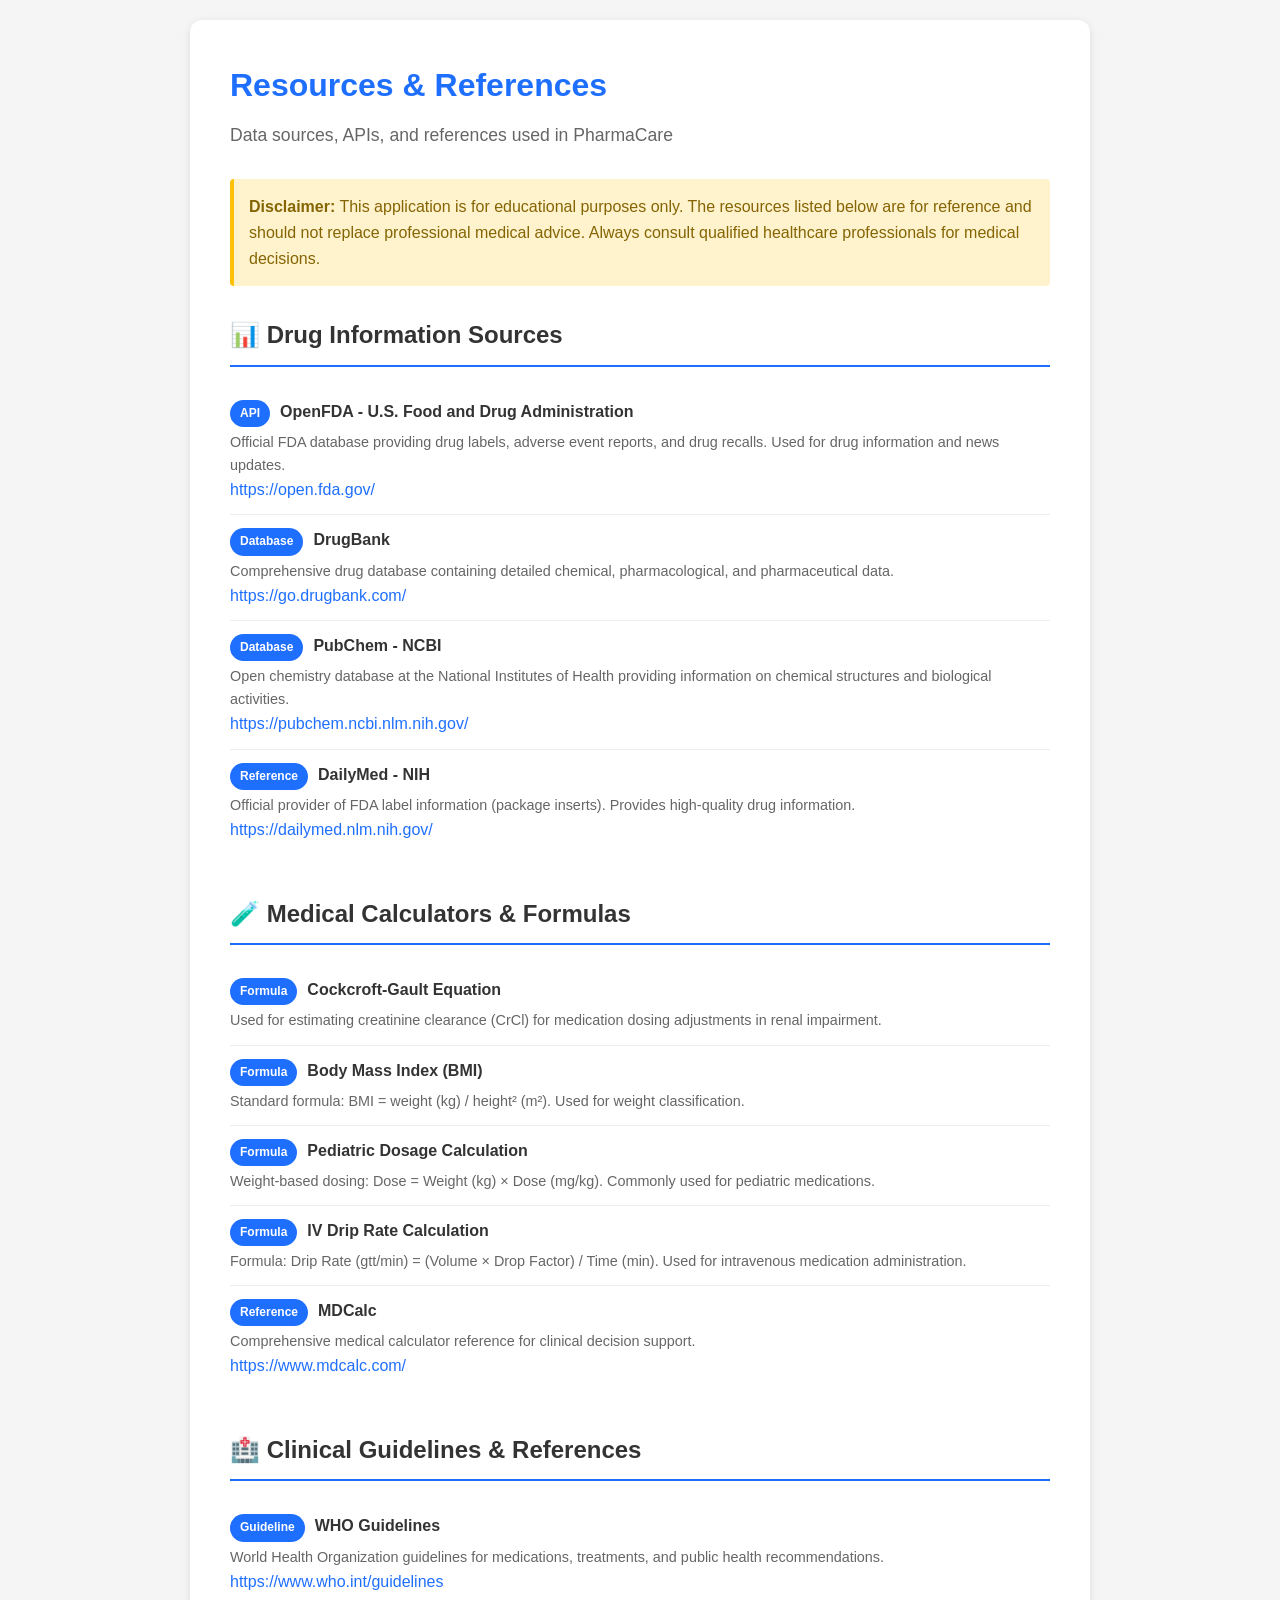
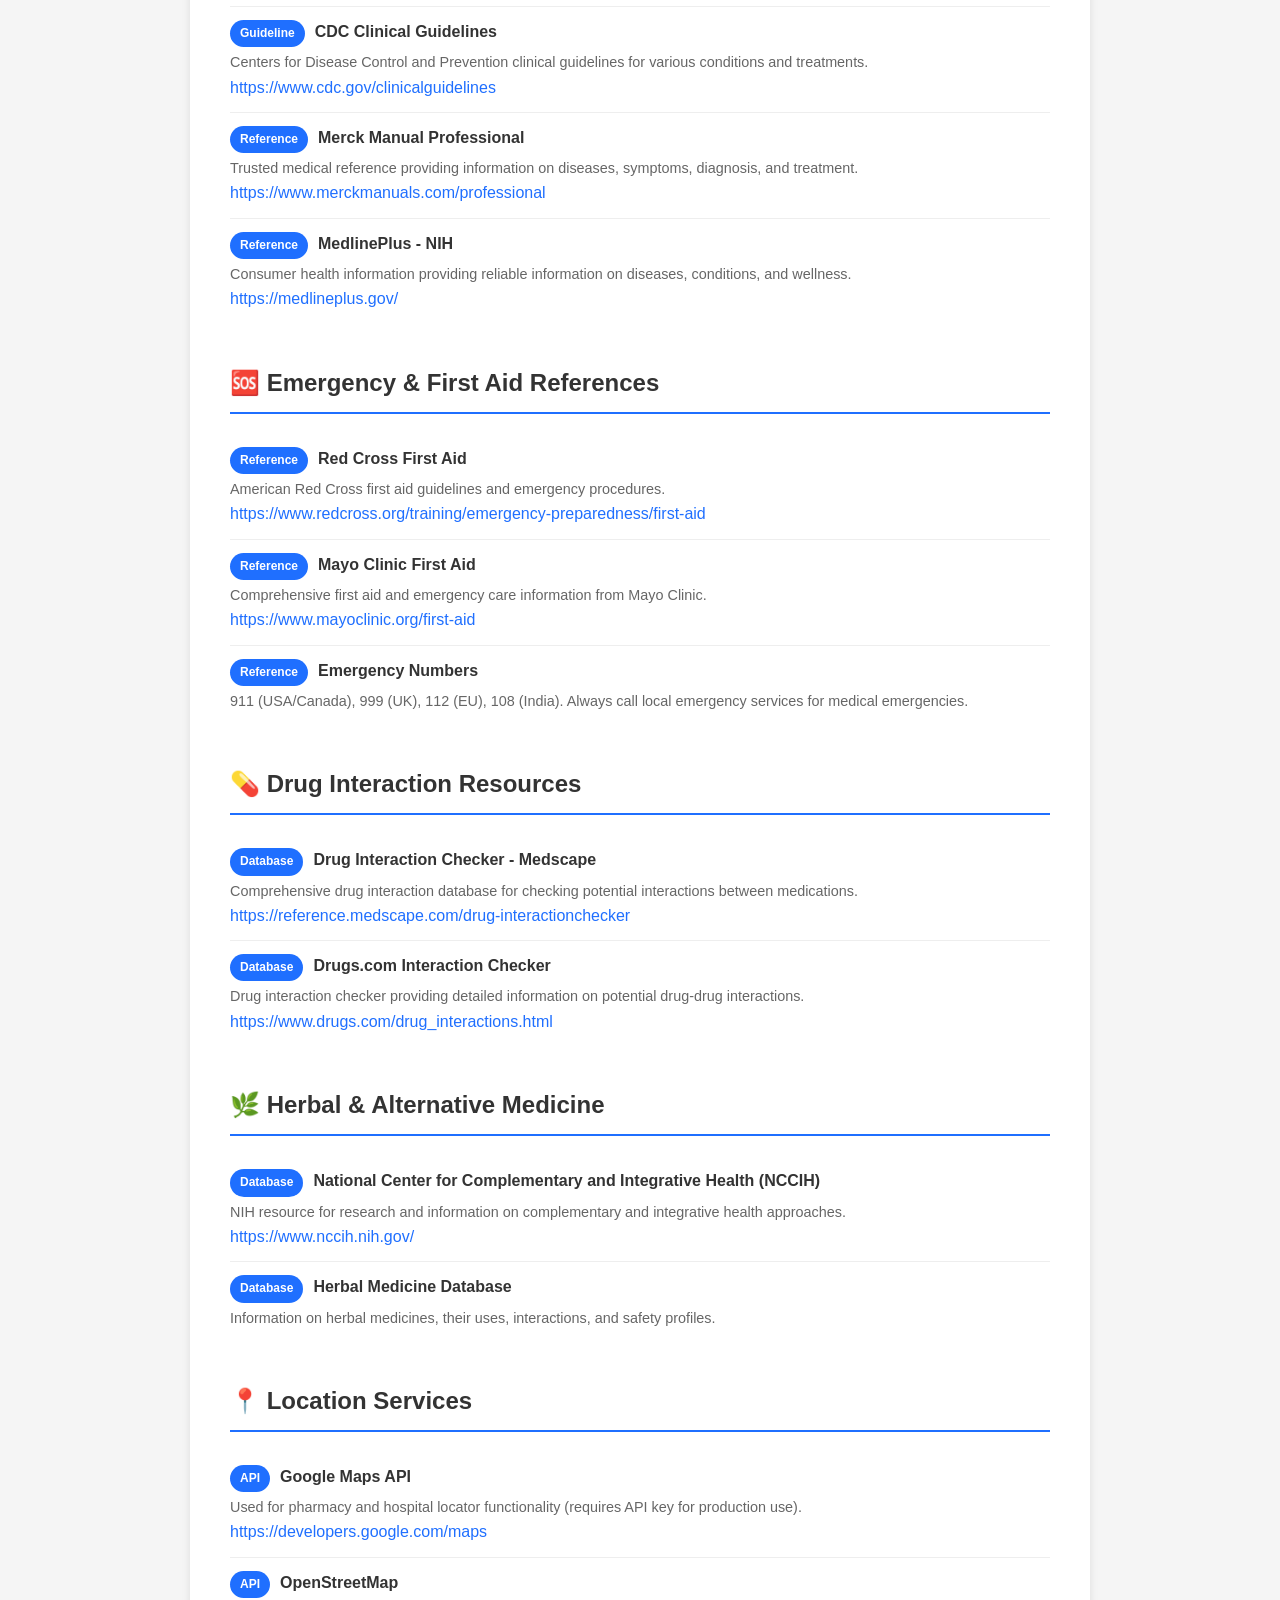
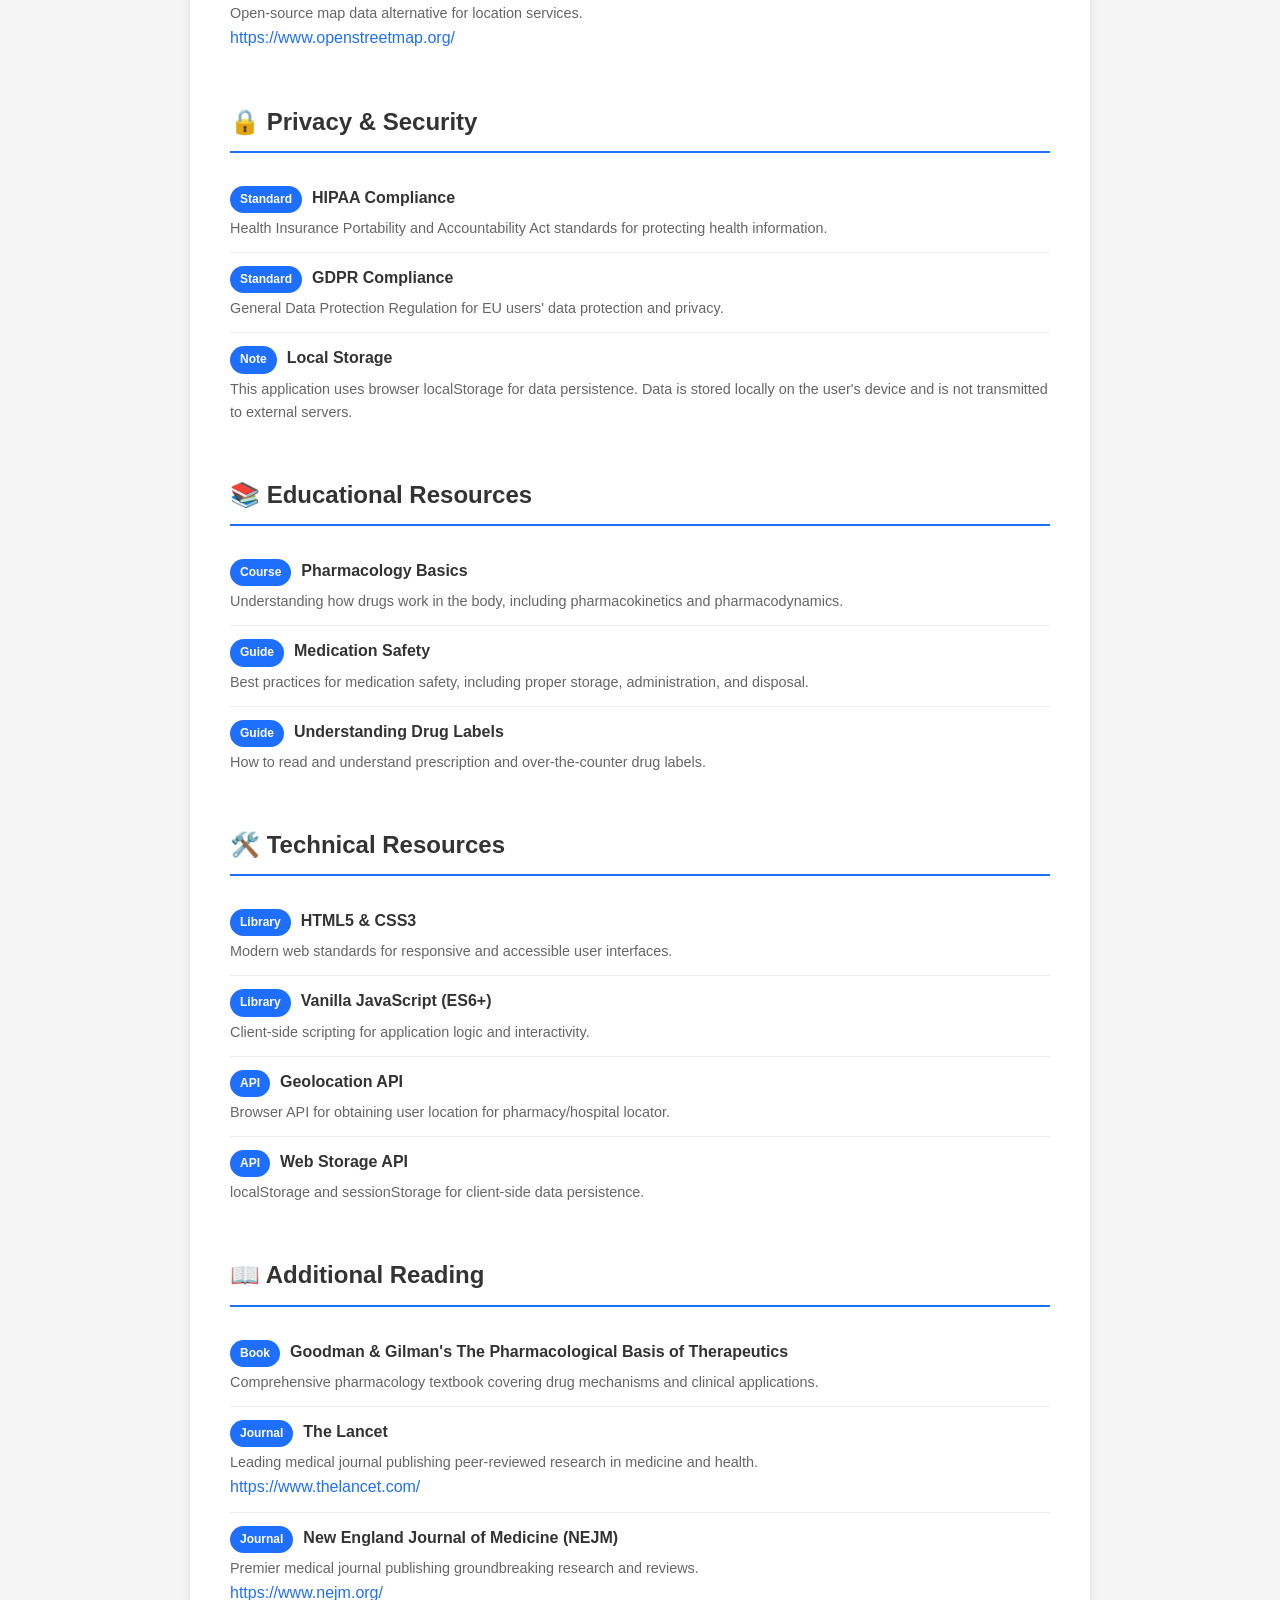
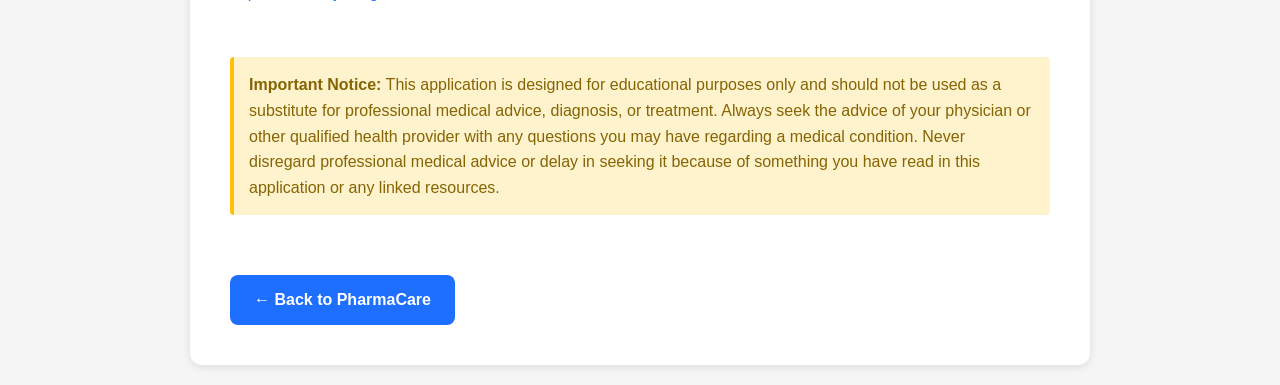
<file: resources.html>
<!DOCTYPE html>
<html lang="en">
<head>
  <meta charset="UTF-8">
  <meta name="viewport" content="width=device-width, initial-scale=1.0">
  <title>Resources & References - PharmaCare</title>
  <meta name="description" content="Comprehensive list of resources, references, and data sources used in PharmaCare medical assistant application.">
  <style>
    * {
      margin: 0;
      padding: 0;
      box-sizing: border-box;
    }
    body {
      font-family: -apple-system, BlinkMacSystemFont, 'Segoe UI', Roboto, sans-serif;
      line-height: 1.6;
      color: #1a1a1a;
      background: #f5f5f5;
      padding: 20px;
    }
    .container {
      max-width: 900px;
      margin: 0 auto;
      background: white;
      padding: 40px;
      border-radius: 12px;
      box-shadow: 0 2px 8px rgba(0,0,0,0.1);
    }
    h1 {
      color: #1f6fff;
      margin-bottom: 10px;
      font-size: 2rem;
    }
    .subtitle {
      color: #666;
      margin-bottom: 30px;
      font-size: 1.1rem;
    }
    .section {
      margin-bottom: 40px;
    }
    h2 {
      color: #333;
      border-bottom: 2px solid #1f6fff;
      padding-bottom: 10px;
      margin-bottom: 20px;
      font-size: 1.5rem;
    }
    h3 {
      color: #1f6fff;
      margin: 20px 0 10px;
      font-size: 1.2rem;
    }
    ul {
      list-style: none;
      padding-left: 0;
    }
    li {
      padding: 12px 0;
      border-bottom: 1px solid #eee;
    }
    li:last-child {
      border-bottom: none;
    }
    a {
      color: #1f6fff;
      text-decoration: none;
    }
    a:hover {
      text-decoration: underline;
    }
    .resource-item {
      display: flex;
      flex-direction: column;
    }
    .resource-name {
      font-weight: 600;
      color: #333;
    }
    .resource-desc {
      color: #666;
      font-size: 0.9rem;
      margin-top: 4px;
    }
    .badge {
      display: inline-block;
      background: #1f6fff;
      color: white;
      padding: 4px 10px;
      border-radius: 20px;
      font-size: 0.75rem;
      margin-right: 10px;
    }
    .back-link {
      display: inline-block;
      margin-top: 30px;
      padding: 12px 24px;
      background: #1f6fff;
      color: white;
      text-decoration: none;
      border-radius: 8px;
      font-weight: 600;
    }
    .back-link:hover {
      background: #0d4ed6;
      text-decoration: none;
    }
    .disclaimer {
      background: #fff3cd;
      border-left: 4px solid #ffc107;
      padding: 15px;
      margin: 30px 0;
      border-radius: 4px;
    }
    .disclaimer p {
      margin: 0;
      color: #856404;
    }
    @media (max-width: 600px) {
      .container {
        padding: 20px;
      }
      h1 {
        font-size: 1.5rem;
      }
    }
  </style>
</head>
<body>
  <div class="container">
    <h1>Resources & References</h1>
    <p class="subtitle">Data sources, APIs, and references used in PharmaCare</p>

    <div class="disclaimer">
      <p><strong>Disclaimer:</strong> This application is for educational purposes only. The resources listed below are for reference and should not replace professional medical advice. Always consult qualified healthcare professionals for medical decisions.</p>
    </div>

    <div class="section">
      <h2>📊 Drug Information Sources</h2>
      <ul>
        <li class="resource-item">
          <span class="resource-name"><span class="badge">API</span>OpenFDA - U.S. Food and Drug Administration</span>
          <span class="resource-desc">Official FDA database providing drug labels, adverse event reports, and drug recalls. Used for drug information and news updates.</span>
          <a href="https://open.fda.gov/" target="_blank">https://open.fda.gov/</a>
        </li>
        <li class="resource-item">
          <span class="resource-name"><span class="badge">Database</span>DrugBank</span>
          <span class="resource-desc">Comprehensive drug database containing detailed chemical, pharmacological, and pharmaceutical data.</span>
          <a href="https://go.drugbank.com/" target="_blank">https://go.drugbank.com/</a>
        </li>
        <li class="resource-item">
          <span class="resource-name"><span class="badge">Database</span>PubChem - NCBI</span>
          <span class="resource-desc">Open chemistry database at the National Institutes of Health providing information on chemical structures and biological activities.</span>
          <a href="https://pubchem.ncbi.nlm.nih.gov/" target="_blank">https://pubchem.ncbi.nlm.nih.gov/</a>
        </li>
        <li class="resource-item">
          <span class="resource-name"><span class="badge">Reference</span>DailyMed - NIH</span>
          <span class="resource-desc">Official provider of FDA label information (package inserts). Provides high-quality drug information.</span>
          <a href="https://dailymed.nlm.nih.gov/" target="_blank">https://dailymed.nlm.nih.gov/</a>
        </li>
      </ul>
    </div>

    <div class="section">
      <h2>🧪 Medical Calculators & Formulas</h2>
      <ul>
        <li class="resource-item">
          <span class="resource-name"><span class="badge">Formula</span>Cockcroft-Gault Equation</span>
          <span class="resource-desc">Used for estimating creatinine clearance (CrCl) for medication dosing adjustments in renal impairment.</span>
        </li>
        <li class="resource-item">
          <span class="resource-name"><span class="badge">Formula</span>Body Mass Index (BMI)</span>
          <span class="resource-desc">Standard formula: BMI = weight (kg) / height² (m²). Used for weight classification.</span>
        </li>
        <li class="resource-item">
          <span class="resource-name"><span class="badge">Formula</span>Pediatric Dosage Calculation</span>
          <span class="resource-desc">Weight-based dosing: Dose = Weight (kg) × Dose (mg/kg). Commonly used for pediatric medications.</span>
        </li>
        <li class="resource-item">
          <span class="resource-name"><span class="badge">Formula</span>IV Drip Rate Calculation</span>
          <span class="resource-desc">Formula: Drip Rate (gtt/min) = (Volume × Drop Factor) / Time (min). Used for intravenous medication administration.</span>
        </li>
        <li class="resource-item">
          <span class="resource-name"><span class="badge">Reference</span>MDCalc</span>
          <span class="resource-desc">Comprehensive medical calculator reference for clinical decision support.</span>
          <a href="https://www.mdcalc.com/" target="_blank">https://www.mdcalc.com/</a>
        </li>
      </ul>
    </div>

    <div class="section">
      <h2>🏥 Clinical Guidelines & References</h2>
      <ul>
        <li class="resource-item">
          <span class="resource-name"><span class="badge">Guideline</span>WHO Guidelines</span>
          <span class="resource-desc">World Health Organization guidelines for medications, treatments, and public health recommendations.</span>
          <a href="https://www.who.int/guidelines" target="_blank">https://www.who.int/guidelines</a>
        </li>
        <li class="resource-item">
          <span class="resource-name"><span class="badge">Guideline</span>CDC Clinical Guidelines</span>
          <span class="resource-desc">Centers for Disease Control and Prevention clinical guidelines for various conditions and treatments.</span>
          <a href="https://www.cdc.gov/clinicalguidelines" target="_blank">https://www.cdc.gov/clinicalguidelines</a>
        </li>
        <li class="resource-item">
          <span class="resource-name"><span class="badge">Reference</span>Merck Manual Professional</span>
          <span class="resource-desc">Trusted medical reference providing information on diseases, symptoms, diagnosis, and treatment.</span>
          <a href="https://www.merckmanuals.com/professional" target="_blank">https://www.merckmanuals.com/professional</a>
        </li>
        <li class="resource-item">
          <span class="resource-name"><span class="badge">Reference</span>MedlinePlus - NIH</span>
          <span class="resource-desc">Consumer health information providing reliable information on diseases, conditions, and wellness.</span>
          <a href="https://medlineplus.gov/" target="_blank">https://medlineplus.gov/</a>
        </li>
      </ul>
    </div>

    <div class="section">
      <h2>🆘 Emergency & First Aid References</h2>
      <ul>
        <li class="resource-item">
          <span class="resource-name"><span class="badge">Reference</span>Red Cross First Aid</span>
          <span class="resource-desc">American Red Cross first aid guidelines and emergency procedures.</span>
          <a href="https://www.redcross.org/training/emergency-preparedness/first-aid" target="_blank">https://www.redcross.org/training/emergency-preparedness/first-aid</a>
        </li>
        <li class="resource-item">
          <span class="resource-name"><span class="badge">Reference</span>Mayo Clinic First Aid</span>
          <span class="resource-desc">Comprehensive first aid and emergency care information from Mayo Clinic.</span>
          <a href="https://www.mayoclinic.org/first-aid" target="_blank">https://www.mayoclinic.org/first-aid</a>
        </li>
        <li class="resource-item">
          <span class="resource-name"><span class="badge">Reference</span>Emergency Numbers</span>
          <span class="resource-desc">911 (USA/Canada), 999 (UK), 112 (EU), 108 (India). Always call local emergency services for medical emergencies.</span>
        </li>
      </ul>
    </div>

    <div class="section">
      <h2>💊 Drug Interaction Resources</h2>
      <ul>
        <li class="resource-item">
          <span class="resource-name"><span class="badge">Database</span>Drug Interaction Checker - Medscape</span>
          <span class="resource-desc">Comprehensive drug interaction database for checking potential interactions between medications.</span>
          <a href="https://reference.medscape.com/drug-interactionchecker" target="_blank">https://reference.medscape.com/drug-interactionchecker</a>
        </li>
        <li class="resource-item">
          <span class="resource-name"><span class="badge">Database</span>Drugs.com Interaction Checker</span>
          <span class="resource-desc">Drug interaction checker providing detailed information on potential drug-drug interactions.</span>
          <a href="https://www.drugs.com/drug_interactions.html" target="_blank">https://www.drugs.com/drug_interactions.html</a>
        </li>
      </ul>
    </div>

    <div class="section">
      <h2>🌿 Herbal & Alternative Medicine</h2>
      <ul>
        <li class="resource-item">
          <span class="resource-name"><span class="badge">Database</span>National Center for Complementary and Integrative Health (NCCIH)</span>
          <span class="resource-desc">NIH resource for research and information on complementary and integrative health approaches.</span>
          <a href="https://www.nccih.nih.gov/" target="_blank">https://www.nccih.nih.gov/</a>
        </li>
        <li class="resource-item">
          <span class="resource-name"><span class="badge">Database</span>Herbal Medicine Database</span>
          <span class="resource-desc">Information on herbal medicines, their uses, interactions, and safety profiles.</span>
        </li>
      </ul>
    </div>

    <div class="section">
      <h2>📍 Location Services</h2>
      <ul>
        <li class="resource-item">
          <span class="resource-name"><span class="badge">API</span>Google Maps API</span>
          <span class="resource-desc">Used for pharmacy and hospital locator functionality (requires API key for production use).</span>
          <a href="https://developers.google.com/maps" target="_blank">https://developers.google.com/maps</a>
        </li>
        <li class="resource-item">
          <span class="resource-name"><span class="badge">API</span>OpenStreetMap</span>
          <span class="resource-desc">Open-source map data alternative for location services.</span>
          <a href="https://www.openstreetmap.org/" target="_blank">https://www.openstreetmap.org/</a>
        </li>
      </ul>
    </div>

    <div class="section">
      <h2>🔒 Privacy & Security</h2>
      <ul>
        <li class="resource-item">
          <span class="resource-name"><span class="badge">Standard</span>HIPAA Compliance</span>
          <span class="resource-desc">Health Insurance Portability and Accountability Act standards for protecting health information.</span>
        </li>
        <li class="resource-item">
          <span class="resource-name"><span class="badge">Standard</span>GDPR Compliance</span>
          <span class="resource-desc">General Data Protection Regulation for EU users' data protection and privacy.</span>
        </li>
        <li class="resource-item">
          <span class="resource-name"><span class="badge">Note</span>Local Storage</span>
          <span class="resource-desc">This application uses browser localStorage for data persistence. Data is stored locally on the user's device and is not transmitted to external servers.</span>
        </li>
      </ul>
    </div>

    <div class="section">
      <h2>📚 Educational Resources</h2>
      <ul>
        <li class="resource-item">
          <span class="resource-name"><span class="badge">Course</span>Pharmacology Basics</span>
          <span class="resource-desc">Understanding how drugs work in the body, including pharmacokinetics and pharmacodynamics.</span>
        </li>
        <li class="resource-item">
          <span class="resource-name"><span class="badge">Guide</span>Medication Safety</span>
          <span class="resource-desc">Best practices for medication safety, including proper storage, administration, and disposal.</span>
        </li>
        <li class="resource-item">
          <span class="resource-name"><span class="badge">Guide</span>Understanding Drug Labels</span>
          <span class="resource-desc">How to read and understand prescription and over-the-counter drug labels.</span>
        </li>
      </ul>
    </div>

    <div class="section">
      <h2>🛠️ Technical Resources</h2>
      <ul>
        <li class="resource-item">
          <span class="resource-name"><span class="badge">Library</span>HTML5 & CSS3</span>
          <span class="resource-desc">Modern web standards for responsive and accessible user interfaces.</span>
        </li>
        <li class="resource-item">
          <span class="resource-name"><span class="badge">Library</span>Vanilla JavaScript (ES6+)</span>
          <span class="resource-desc">Client-side scripting for application logic and interactivity.</span>
        </li>
        <li class="resource-item">
          <span class="resource-name"><span class="badge">API</span>Geolocation API</span>
          <span class="resource-desc">Browser API for obtaining user location for pharmacy/hospital locator.</span>
        </li>
        <li class="resource-item">
          <span class="resource-name"><span class="badge">API</span>Web Storage API</span>
          <span class="resource-desc">localStorage and sessionStorage for client-side data persistence.</span>
        </li>
      </ul>
    </div>

    <div class="section">
      <h2>📖 Additional Reading</h2>
      <ul>
        <li class="resource-item">
          <span class="resource-name"><span class="badge">Book</span>Goodman & Gilman's The Pharmacological Basis of Therapeutics</span>
          <span class="resource-desc">Comprehensive pharmacology textbook covering drug mechanisms and clinical applications.</span>
        </li>
        <li class="resource-item">
          <span class="resource-name"><span class="badge">Journal</span>The Lancet</span>
          <span class="resource-desc">Leading medical journal publishing peer-reviewed research in medicine and health.</span>
          <a href="https://www.thelancet.com/" target="_blank">https://www.thelancet.com/</a>
        </li>
        <li class="resource-item">
          <span class="resource-name"><span class="badge">Journal</span>New England Journal of Medicine (NEJM)</span>
          <span class="resource-desc">Premier medical journal publishing groundbreaking research and reviews.</span>
          <a href="https://www.nejm.org/" target="_blank">https://www.nejm.org/</a>
        </li>
      </ul>
    </div>

    <div class="disclaimer">
      <p><strong>Important Notice:</strong> This application is designed for educational purposes only and should not be used as a substitute for professional medical advice, diagnosis, or treatment. Always seek the advice of your physician or other qualified health provider with any questions you may have regarding a medical condition. Never disregard professional medical advice or delay in seeking it because of something you have read in this application or any linked resources.</p>
    </div>

    <a href="index.html" class="back-link">← Back to PharmaCare</a>
  </div>
</body>
</html>
</file>
<file: style.css>
:root {
  --color-bg: #f0f4fa;
  --color-surface: #ffffff;
  --color-text: #1a2332;
  --color-text-muted: #5c6b80;
  --color-primary: #1f6fff;
  --color-primary-hover: #1858d4;
  --color-accent-soft: #e8f0ff;
  --color-border: #d1dae6;
  --shadow-sm: 0 1px 3px rgba(15, 23, 42, 0.08);
  --shadow-md: 0 4px 14px rgba(15, 23, 42, 0.1);
  --radius-sm: 10px;
  --radius-md: 14px;
  --radius-lg: 18px;
  --header-safe-top: max(12px, env(safe-area-inset-top, 0px));
  --nav-safe-bottom: max(10px, env(safe-area-inset-bottom, 0px));
  --touch-min: 44px;
}

*,
*::before,
*::after {
  box-sizing: border-box;
}

html {
  -webkit-text-size-adjust: 100%;
  text-size-adjust: 100%;
}

body {
  margin: 0;
  min-height: 100dvh;
  font-family: system-ui, -apple-system, "Segoe UI", Roboto, "Helvetica Neue", Arial, sans-serif;
  font-size: 16px;
  line-height: 1.6;
  color: var(--color-text);
  background: var(--color-bg);
  -webkit-tap-highlight-color: transparent;
  touch-action: manipulation;
  letter-spacing: -0.01em;
}

/* Loading Screen */
.loading-screen {
  position: fixed;
  inset: 0;
  z-index: 9999;
  display: flex;
  align-items: center;
  justify-content: center;
  background: var(--color-bg);
  transition: opacity 0.4s ease, visibility 0.4s ease;
}

.loading-screen.hidden {
  opacity: 0;
  visibility: hidden;
}

.loading-content {
  text-align: center;
  display: flex;
  flex-direction: column;
  align-items: center;
  gap: 20px;
}

.loading-logo svg {
  width: 80px;
  height: 80px;
  animation: logoPulse 1.5s ease-in-out infinite;
}

@keyframes logoPulse {
  0%, 100% { transform: scale(1); }
  50% { transform: scale(1.1); }
}

.loading-spinner {
  width: 40px;
  height: 40px;
  border: 3px solid var(--color-border);
  border-top-color: var(--color-primary);
  border-radius: 50%;
  animation: spin 0.8s linear infinite;
}

@keyframes spin {
  to { transform: rotate(360deg); }
}

.loading-text {
  font-size: 0.9375rem;
  font-weight: 600;
  color: var(--color-text-muted);
  margin: 0;
}

/* Hero Section */
.hero-section {
  text-align: center;
  padding: 40px 20px 30px;
  background: linear-gradient(135deg, var(--color-accent-soft) 0%, var(--color-bg) 100%);
  border-radius: var(--radius-lg);
  margin-bottom: 24px;
  border: 1px solid rgba(31, 111, 255, 0.1);
}

.hero-title {
  font-size: clamp(1.75rem, 6vw, 2.25rem);
  font-weight: 800;
  letter-spacing: -0.03em;
  margin: 0 0 12px;
  color: var(--color-text);
  line-height: 1.2;
}

.hero-subtitle {
  font-size: clamp(0.9375rem, 3vw, 1.0625rem);
  color: var(--color-text-muted);
  margin: 0;
  line-height: 1.6;
  max-width: 600px;
  margin-left: auto;
  margin-right: auto;
}

/* Features Section */
.features-section {
  display: grid;
  grid-template-columns: repeat(2, 1fr);
  gap: 16px;
  margin-bottom: 32px;
}

@media (max-width: 480px) {
  .features-section {
    grid-template-columns: 1fr;
  }
}

.feature-card {
  background: var(--color-surface);
  border-radius: var(--radius-md);
  padding: 20px;
  text-align: center;
  border: 1px solid rgba(15, 23, 42, 0.08);
  box-shadow: var(--shadow-sm);
  transition: transform 0.2s ease, box-shadow 0.2s ease;
}

.feature-card:hover {
  transform: translateY(-4px);
  box-shadow: var(--shadow-md);
}

.feature-icon {
  font-size: 2.5rem;
  margin-bottom: 12px;
  line-height: 1;
}

.feature-title {
  font-size: 1rem;
  font-weight: 700;
  margin: 0 0 8px;
  color: var(--color-text);
}

.feature-desc {
  font-size: 0.875rem;
  color: var(--color-text-muted);
  margin: 0;
  line-height: 1.5;
}

/* Medical Disclaimer Banner */
.disclaimer-banner {
  display: flex;
  align-items: flex-start;
  gap: 12px;
  background: linear-gradient(135deg, #fef3c7 0%, #fef9c3 100%);
  border: 1px solid rgba(217, 119, 6, 0.3);
  border-radius: var(--radius-md);
  padding: 16px;
  margin-top: 24px;
  box-shadow: var(--shadow-sm);
}

.disclaimer-icon {
  font-size: 1.5rem;
  line-height: 1;
  flex-shrink: 0;
}

.disclaimer-text {
  font-size: 0.875rem;
  color: #92400e;
  margin: 0;
  line-height: 1.5;
  font-weight: 500;
}

body.dark .disclaimer-banner {
  background: linear-gradient(135deg, #78350f 0%, #451a03 100%);
  border-color: rgba(251, 191, 36, 0.3);
}

body.dark .disclaimer-text {
  color: #fcd34d;
}

/* FAQ Section */
.faq-list {
  display: flex;
  flex-direction: column;
  gap: 12px;
}

.faq-item {
  background: var(--color-surface);
  border: 1px solid var(--color-border);
  border-radius: var(--radius-md);
  overflow: hidden;
  transition: box-shadow 0.2s ease;
}

.faq-item:hover {
  box-shadow: var(--shadow-md);
}

.faq-item[open] {
  box-shadow: var(--shadow-md);
}

.faq-question {
  padding: 16px;
  font-weight: 600;
  cursor: pointer;
  list-style: none;
  display: flex;
  justify-content: space-between;
  align-items: center;
  gap: 12px;
}

.faq-question::-webkit-details-marker {
  display: none;
}

.faq-question::after {
  content: '+';
  font-size: 1.25rem;
  font-weight: 700;
  color: var(--color-primary);
  transition: transform 0.2s ease;
}

.faq-item[open] .faq-question::after {
  content: '−';
  transform: rotate(180deg);
}

.faq-answer {
  padding: 0 16px 16px;
  margin: 0;
  color: var(--color-text-muted);
  line-height: 1.6;
  font-size: 0.9375rem;
}

/* About Section */
.about-content {
  display: flex;
  flex-direction: column;
  gap: 20px;
}

.about-hero {
  background: linear-gradient(135deg, var(--color-accent-soft), var(--color-surface));
  border-radius: var(--radius-lg);
  padding: 32px 24px;
  border: 1px solid var(--color-border);
  box-shadow: var(--shadow-sm);
  text-align: center;
  margin-bottom: 8px;
}

.about-hero-icon {
  font-size: 3rem;
  margin-bottom: 12px;
  display: inline-block;
  animation: logoPulse 2s ease-in-out infinite;
}

.about-hero-title {
  margin: 0 0 12px 0;
  font-size: 1.5rem;
  color: var(--color-primary);
  font-weight: 700;
}

.about-hero-desc {
  margin: 0;
  line-height: 1.7;
  color: var(--color-text);
  max-width: 800px;
  margin-left: auto;
  margin-right: auto;
}

.about-grid, .about-section-grid {
  display: grid;
  grid-template-columns: repeat(auto-fit, minmax(280px, 1fr));
  gap: 20px;
}

.about-card {
  background: var(--color-surface);
  border-radius: var(--radius-md);
  padding: 24px;
  border: 1px solid var(--color-border);
  box-shadow: var(--shadow-sm);
  transition: transform 0.2s ease, box-shadow 0.2s ease;
}

.about-card:hover {
  transform: translateY(-2px);
  box-shadow: var(--shadow-md);
}

.about-card-header {
  display: flex;
  align-items: center;
  gap: 12px;
  margin-bottom: 16px;
}

.about-card-icon {
  font-size: 1.5rem;
}

.about-card-header h5 {
  margin: 0;
  font-size: 1.125rem;
  font-weight: 600;
  color: var(--color-text);
}

.about-card p {
  margin: 0;
  line-height: 1.6;
  color: var(--color-text-muted);
}

.about-subtitle {
  margin: 0 0 12px 0;
  line-height: 1.6;
  color: var(--color-text-muted);
}

.about-list {
  list-style: none;
  padding: 0;
  margin: 0;
  display: flex;
  flex-direction: column;
  gap: 10px;
}

.about-list li {
  padding-left: 24px;
  position: relative;
  line-height: 1.5;
  color: var(--color-text-muted);
}

body.rtl .about-list li {
  padding-left: 0;
  padding-right: 24px;
}

.about-list li::before {
  content: '✓';
  position: absolute;
  left: 0;
  color: var(--color-primary);
  font-weight: 700;
}

body.rtl .about-list li::before {
  left: auto;
  right: 0;
}

.about-warning-section {
  display: flex;
  flex-direction: column;
  gap: 16px;
  margin-top: 8px;
}

.about-warning-card {
  padding: 20px;
  border-radius: var(--radius-md);
  border-left: 4px solid transparent;
  background: var(--color-surface);
  box-shadow: var(--shadow-sm);
}

body.rtl .about-warning-card {
  border-left: none;
  border-right: 4px solid transparent;
}

.about-warning-card.critical {
  border-left-color: #ef4444;
  background: rgba(239, 68, 68, 0.03);
}
body.rtl .about-warning-card.critical {
  border-right-color: #ef4444;
}

.about-warning-card.warning {
  border-left-color: #f59e0b;
  background: rgba(245, 158, 11, 0.03);
}
body.rtl .about-warning-card.warning {
  border-right-color: #f59e0b;
}

.about-warning-card.safe {
  border-left-color: #10b981;
  background: rgba(16, 185, 129, 0.03);
}
body.rtl .about-warning-card.safe {
  border-right-color: #10b981;
}

.about-warning-header {
  display: flex;
  align-items: center;
  gap: 10px;
  margin-bottom: 10px;
}

.about-warning-header h5 {
  margin: 0;
  font-size: 1rem;
  font-weight: 600;
  color: var(--color-text);
}

.about-warning-card p {
  margin: 0;
  line-height: 1.6;
  font-size: 0.9375rem;
  color: var(--color-text-muted);
}

.about-footer-card {
  background: var(--color-surface);
  border-radius: var(--radius-md);
  padding: 24px;
  border: 1px solid var(--color-border);
  box-shadow: var(--shadow-sm);
  display: flex;
  flex-direction: column;
  gap: 16px;
}

.about-contact-content p {
  margin: 0 0 8px 0;
  line-height: 1.6;
  color: var(--color-text-muted);
}

.developer-name {
  color: var(--color-primary);
  font-weight: 600;
}

.about-meta-info {
  display: flex;
  flex-wrap: wrap;
  gap: 24px;
  padding-top: 16px;
  border-top: 1px solid var(--color-border);
  color: var(--color-text-muted);
  font-size: 0.875rem;
}

/* Contact Section */
.contact-content {
  background: var(--color-surface);
  border-radius: var(--radius-md);
  padding: 24px;
  border: 1px solid var(--color-border);
  box-shadow: var(--shadow-sm);
}

.contact-form {
  margin: 20px 0;
}

.contact-info {
  margin-top: 24px;
  padding: 16px;
  background: var(--color-accent-soft);
  border-radius: var(--radius-sm);
  border-left: 4px solid var(--color-primary);
}

.contact-info p {
  margin: 8px 0;
  line-height: 1.6;
}

body.rtl .contact-info {
  border-left: none;
  border-right: 4px solid var(--color-primary);
}

/* Account Links */
.account-links {
  display: flex;
  flex-direction: column;
  gap: 10px;
}

.account-link-btn {
  width: 100%;
  margin-top: 0;
  background: var(--color-accent-soft);
  color: var(--color-primary);
  box-shadow: none;
  border: 2px solid rgba(31, 111, 255, 0.25);
}

.account-link-btn:hover {
  background: #dbeafe;
  border-color: var(--color-primary);
  transform: translateY(-2px);
  box-shadow: 0 4px 12px rgba(31, 111, 255, 0.15);
}

/* Scroll Animations */
.fade-in-up {
  opacity: 0;
  transform: translateY(20px);
  transition: opacity 0.5s ease, transform 0.5s ease;
}

.fade-in-up.visible {
  opacity: 1;
  transform: translateY(0);
}

.header {
  position: sticky;
  top: 0;
  z-index: 50;
  display: flex;
  flex-wrap: wrap;
  align-items: center;
  justify-content: space-between;
  gap: 12px;
  padding: var(--header-safe-top) max(16px, env(safe-area-inset-right, 0px)) 14px
    max(16px, env(safe-area-inset-left, 0px));
  background: var(--color-surface);
  box-shadow: var(--shadow-sm);
  border-bottom: 1px solid rgba(15, 23, 42, 0.06);
}

.header-brand {
  display: flex;
  align-items: center;
  gap: 12px;
  cursor: pointer;
  min-height: var(--touch-min);
  flex: 1 1 auto;
  min-width: 0;
}

.logo {
  flex-shrink: 0;
}

.logo-svg {
  display: block;
  width: clamp(44px, 12vw, 56px);
  height: clamp(44px, 12vw, 56px);
}

.title {
  font-size: clamp(1.125rem, 4vw, 1.375rem);
  font-weight: 700;
  letter-spacing: -0.02em;
  color: var(--color-text);
}

.header-actions {
  display: flex;
  align-items: center;
  gap: 8px;
  flex-shrink: 0;
}

.lang-toggle {
  display: flex;
  gap: 6px;
  flex-wrap: wrap;
  justify-content: flex-end;
}

.container {
  padding: max(20px, env(safe-area-inset-left, 0px)) max(20px, env(safe-area-inset-right, 0px))
    calc(100px + var(--nav-safe-bottom));
  max-width: 720px;
  margin-left: auto;
  margin-right: auto;
}

.container h3 {
  margin: 0 0 20px;
  font-size: clamp(1.375rem, 4.5vw, 1.625rem);
  font-weight: 700;
  letter-spacing: -0.02em;
  line-height: 1.3;
}

.center {
  text-align: center;
  color: var(--color-text-muted);
  font-size: 0.9375rem;
  margin: 8px 0;
}

input,
textarea,
select,
.form-select {
  width: 100%;
  max-width: 100%;
  padding: 14px 14px;
  margin: 8px 0;
  border-radius: var(--radius-sm);
  border: 1px solid var(--color-border);
  background: var(--color-surface);
  color: inherit;
  font: inherit;
  font-size: 16px;
  min-height: var(--touch-min);
  -webkit-appearance: none;
  appearance: none;
}

textarea {
  min-height: 140px;
  resize: vertical;
}

input:focus,
textarea:focus,
select:focus,
.form-select:focus {
  outline: 2px solid rgba(31, 111, 255, 0.35);
  outline-offset: 0;
  border-color: var(--color-primary);
}

button {
  width: 100%;
  padding: 14px 16px;
  min-height: var(--touch-min);
  border: none;
  border-radius: var(--radius-sm);
  background: var(--color-primary);
  color: #fff;
  font: inherit;
  font-size: 16px;
  font-weight: 600;
  margin-top: 10px;
  cursor: pointer;
  box-shadow: 0 4px 12px rgba(31, 111, 255, 0.3);
  transition: all 0.2s ease;
}

button:hover {
  background: var(--color-primary-hover);
  transform: translateY(-2px);
  box-shadow: 0 6px 16px rgba(31, 111, 255, 0.4);
}

button:active {
  transform: translateY(0) scale(0.98);
}

button:focus-visible {
  outline: 3px solid var(--color-primary);
  outline-offset: 2px;
}

.grid {
  display: grid;
  grid-template-columns: repeat(2, minmax(0, 1fr));
  gap: 12px;
}

@media (max-width: 360px) {
  .grid {
    grid-template-columns: 1fr;
  }
}

.card {
  display: flex;
  align-items: center;
  justify-content: center;
  min-height: 88px;
  padding: 16px 12px;
  background: var(--color-surface);
  border-radius: var(--radius-md);
  text-align: center;
  box-shadow: var(--shadow-md);
  border: 1px solid rgba(15, 23, 42, 0.05);
  cursor: pointer;
  font-size: 0.9375rem;
  font-weight: 600;
  line-height: 1.35;
  transition: box-shadow 0.2s ease, transform 0.15s ease;
}

.card:active {
  transform: scale(0.98);
}

.card span {
  word-break: break-word;
}

.bottom-nav {
  position: fixed;
  bottom: 0;
  left: 0;
  right: 0;
  z-index: 100;
  display: flex;
  align-items: stretch;
  justify-content: space-between;
  gap: 2px;
  padding: 8px max(4px, env(safe-area-inset-left, 0px)) var(--nav-safe-bottom)
    max(4px, env(safe-area-inset-right, 0px));
  background: var(--color-surface);
  box-shadow: 0 -4px 20px rgba(15, 23, 42, 0.08);
  border-top: 1px solid rgba(15, 23, 42, 0.06);
  overflow-x: auto;
  -webkit-overflow-scrolling: touch;
  scrollbar-width: none;
}

.bottom-nav::-webkit-scrollbar {
  display: none;
}

.bottom-nav-item {
  flex: 1 1 0;
  min-width: 52px;
  max-width: none;
  width: auto;
  margin: 0;
  padding: 8px 4px;
  min-height: 56px;
  display: flex;
  flex-direction: column;
  align-items: center;
  justify-content: center;
  gap: 2px;
  background: transparent;
  color: var(--color-text);
  font-size: 0.625rem;
  font-weight: 600;
  line-height: 1.2;
  box-shadow: none;
  border-radius: var(--radius-sm);
}

.bottom-nav-item:active {
  transform: none;
  background: var(--color-accent-soft);
}

.bottom-nav-icon {
  font-size: 1.25rem;
  line-height: 1;
}

.bottom-nav-label {
  max-width: 100%;
  overflow: hidden;
  text-overflow: ellipsis;
  white-space: nowrap;
}

.page {
  display: none;
}

.active {
  display: block;
}

.result {
  background: var(--color-accent-soft);
  padding: 14px 16px;
  border-radius: var(--radius-sm);
  margin-top: 14px;
  border: 1px solid rgba(31, 111, 255, 0.12);
  font-size: 0.9375rem;
  word-wrap: break-word;
  overflow-wrap: break-word;
}

.section-heading {
  margin: 28px 0 12px;
  font-size: 1.0625rem;
  font-weight: 700;
  letter-spacing: -0.01em;
  line-height: 1.4;
}

.section-heading--loose {
  margin-top: 36px;
}

.camera-actions {
  display: flex;
  flex-wrap: wrap;
  gap: 10px;
  margin: 12px 0;
}

.camera-actions button {
  flex: 1 1 calc(50% - 5px);
  min-width: 140px;
  margin-top: 0;
}

.camera-preview {
  margin-top: 12px;
}

.visually-hidden-input {
  position: absolute;
  width: 1px;
  height: 1px;
  padding: 0;
  margin: -1px;
  overflow: hidden;
  clip: rect(0, 0, 0, 0);
  white-space: nowrap;
  border: 0;
}

.camera-video,
.camera-image-preview {
  width: 100%;
  max-width: 100%;
  border-radius: var(--radius-md);
  display: none;
}

.notes-textarea {
  width: 100%;
  margin: 8px 0;
}

.back-btn {
  width: auto;
  display: inline-flex;
  align-items: center;
  min-height: 40px;
  padding: 8px 14px;
  margin: 0 0 14px;
  background: var(--color-accent-soft);
  color: var(--color-text);
  font-size: 0.9375rem;
  font-weight: 600;
  box-shadow: none;
  border: 1px solid rgba(31, 111, 255, 0.2);
}

.theme-toggle {
  width: auto;
  min-width: var(--touch-min);
  padding: 10px 12px;
  margin: 0;
  border-radius: 999px;
  font-size: 1.125rem;
  line-height: 1;
  box-shadow: none;
}

.lang-btn {
  width: auto;
  min-width: 40px;
  min-height: 40px;
  padding: 8px 10px;
  margin: 0;
  border-radius: 999px;
  font-size: 0.75rem;
  font-weight: 700;
  background: var(--color-accent-soft);
  color: var(--color-text);
  box-shadow: none;
}

body.rtl {
  direction: rtl;
}

body.rtl .header-actions {
  flex-direction: row-reverse;
}

body.rtl .lang-toggle {
  flex-direction: row-reverse;
}

/* Dark theme */
body.dark {
  --color-bg: #0f172a;
  --color-surface: #020617;
  --color-text: #e5e7eb;
  --color-text-muted: #94a3b8;
  --color-primary: #3b82f6;
  --color-primary-hover: #60a5fa;
  --color-accent-soft: #1e293b;
  --color-border: #334155;
  --shadow-sm: 0 1px 3px rgba(0, 0, 0, 0.35);
  --shadow-md: 0 4px 20px rgba(0, 0, 0, 0.4);
  color: var(--color-text);
}

body.dark .header {
  border-bottom-color: rgba(148, 163, 184, 0.12);
}

body.dark .card {
  border-color: rgba(148, 163, 184, 0.1);
}

body.dark .lang-btn {
  background: #1e293b;
  color: #e5e7eb;
  border: 1px solid #334155;
}

body.dark input,
body.dark textarea,
body.dark select,
body.dark .form-select {
  background: #020617;
  color: #e5e7eb;
  border-color: #334155;
}

body.dark button:not(.bottom-nav-item):not(.lang-btn):not(.back-btn) {
  background: #2563eb;
  box-shadow: 0 2px 10px rgba(37, 99, 235, 0.35);
}

body.dark .bottom-nav-item {
  color: #e5e7eb;
}

body.dark .bottom-nav-item:active {
  background: #1e293b;
}

body.dark .result {
  border-color: rgba(59, 130, 246, 0.25);
}

body.dark .theme-toggle {
  background: #2563eb;
  color: #fff;
}

@media (min-width: 480px) {
  .grid {
    gap: 16px;
  }

  .card {
    min-height: 96px;
    padding: 20px 14px;
  }
}

/* Mobile Responsiveness Improvements */
@media (max-width: 480px) {
  .container {
    padding: max(16px, env(safe-area-inset-left, 0px)) max(16px, env(safe-area-inset-right, 0px))
      calc(88px + var(--nav-safe-bottom));
  }

  .hero-section {
    padding: 30px 16px 24px;
  }

  .features-section {
    gap: 12px;
  }

  .feature-card {
    padding: 16px;
  }

  .feature-icon {
    font-size: 2rem;
  }

  .disclaimer-banner {
    padding: 12px;
    flex-direction: column;
    align-items: center;
    text-align: center;
  }

  .login-card {
    padding: clamp(20px, 5vw, 28px) clamp(16px, 4vw, 24px);
  }

  .bottom-nav {
    padding: 6px max(4px, env(safe-area-inset-left, 0px)) var(--nav-safe-bottom)
      max(4px, env(safe-area-inset-right, 0px));
  }

  .bottom-nav-item {
    min-width: 48px;
    padding: 6px 4px;
  }

  .bottom-nav-icon {
    font-size: 1.125rem;
  }

  .bottom-nav-label {
    font-size: 0.5625rem;
  }
}

/* Prevent overflow */
* {
  max-width: 100%;
  box-sizing: border-box;
}

img, video, iframe {
  max-width: 100%;
  height: auto;
}

/* Ensure touch targets are large enough */
button, input, textarea, select, .card, .bottom-nav-item {
  min-height: 44px;
  min-width: 44px;
}

/* Safe area insets for notched devices */
@supports (padding: max(0px)) {
  .container {
    padding-left: max(16px, env(safe-area-inset-left));
    padding-right: max(16px, env(safe-area-inset-right));
  }

  .bottom-nav {
    padding-left: max(4px, env(safe-area-inset-left));
    padding-right: max(4px, env(safe-area-inset-right));
    padding-bottom: max(10px, env(safe-area-inset-bottom));
  }

  .header {
    padding-left: max(16px, env(safe-area-inset-right));
    padding-right: max(16px, env(safe-area-inset-left));
  }
}

@media (prefers-reduced-motion: reduce) {
  *,
  *::before,
  *::after {
    animation-duration: 0.01ms !important;
    transition-duration: 0.01ms !important;
  }

  button:active,
  .card:active {
    transform: none;
  }
}
#locatorStatus {
  pointer-events: none;
}

/* Login page */
#loginPage {
  display: none;
  padding-top: clamp(24px, 6vw, 48px);
}

#loginPage.active {
  display: block;
}

.login-card {
  max-width: 420px;
  margin: 0 auto;
  padding: clamp(28px, 6vw, 40px) clamp(22px, 5vw, 32px);
  background: var(--color-surface);
  border-radius: var(--radius-lg);
  border: 1px solid rgba(31, 111, 255, 0.12);
  box-shadow:
    0 4px 24px rgba(15, 23, 42, 0.08),
    0 0 0 1px rgba(255, 255, 255, 0.6) inset;
}

.login-card-header {
  text-align: center;
  margin-bottom: 28px;
}

.login-card-icon {
  width: 56px;
  height: 56px;
  margin: 0 auto 14px;
  color: var(--color-primary);
}

.login-card-icon svg {
  display: block;
  width: 100%;
  height: 100%;
  filter: drop-shadow(0 4px 12px rgba(31, 111, 255, 0.35));
}

.login-card-header h3 {
  margin: 0 0 6px;
  font-size: clamp(1.5rem, 5vw, 1.75rem);
}

.login-card-subtitle {
  margin: 0;
  font-size: 0.9375rem;
  color: var(--color-text-muted);
}

.login-field {
  position: relative;
  margin: 18px 0;
  transition: transform 0.35s cubic-bezier(0.34, 1.56, 0.64, 1);
}

.login-field input {
  width: 100%;
  margin: 0;
  padding: 22px 16px 10px;
  border: 2px solid var(--color-border);
  border-radius: var(--radius-sm);
  background: var(--color-bg);
  color: var(--color-text);
  font: inherit;
  font-size: 16px;
  min-height: 56px;
  transition:
    border-color 0.3s ease,
    background-color 0.3s ease,
    box-shadow 0.35s cubic-bezier(0.34, 1.56, 0.64, 1),
    transform 0.35s cubic-bezier(0.34, 1.56, 0.64, 1);
}

.login-field label {
  position: absolute;
  left: 14px;
  top: 50%;
  transform: translateY(-50%);
  padding: 0 4px;
  font-size: 16px;
  font-weight: 500;
  color: var(--color-text-muted);
  background: transparent;
  pointer-events: none;
  transition:
    top 0.35s cubic-bezier(0.34, 1.56, 0.64, 1),
    transform 0.35s cubic-bezier(0.34, 1.56, 0.64, 1),
    font-size 0.35s cubic-bezier(0.34, 1.56, 0.64, 1),
    color 0.25s ease,
    background-color 0.25s ease;
}

.login-field:hover input {
  border-color: #7eb0ff;
  background: #f8fbff;
  box-shadow: 0 4px 14px rgba(31, 111, 255, 0.12);
}

.login-field:hover label {
  color: var(--color-primary);
}

.login-field:focus-within {
  transform: translateY(-4px);
}

.login-field:focus-within input {
  border-color: var(--color-primary);
  background: var(--color-surface);
  box-shadow:
    0 8px 24px rgba(31, 111, 255, 0.22),
    0 0 0 4px rgba(31, 111, 255, 0.1);
  transform: scale(1.01);
}

.login-field input:focus + label,
.login-field input:not(:placeholder-shown) + label,
.login-field input.has-value + label {
  top: 0;
  transform: translateY(-50%) scale(0.88);
  font-size: 12px;
  font-weight: 600;
  color: var(--color-primary);
  background: var(--color-surface);
}

.login-field:hover input:focus + label,
.login-field:hover input:not(:placeholder-shown) + label {
  background: var(--color-surface);
}

.login-divider {
  display: flex;
  align-items: center;
  gap: 14px;
  margin: 22px 0 18px;
  color: var(--color-text-muted);
  font-size: 0.8125rem;
  font-weight: 600;
  text-transform: uppercase;
  letter-spacing: 0.06em;
}

.login-divider::before,
.login-divider::after {
  content: "";
  flex: 1;
  height: 1px;
  background: linear-gradient(90deg, transparent, var(--color-border), transparent);
}

.login-btn-primary,
.login-btn-secondary,
.login-btn-ghost {
  width: 100%;
  margin-top: 0;
  transition:
    background-color 0.35s ease,
    color 0.25s ease,
    border-color 0.25s ease,
    transform 0.35s cubic-bezier(0.34, 1.56, 0.64, 1),
    box-shadow 0.35s ease;
}

.login-btn-primary {
  margin-top: 8px;
  padding: 15px 16px;
  background: linear-gradient(135deg, #1f6fff 0%, #1858d4 100%);
  box-shadow: 0 4px 16px rgba(31, 111, 255, 0.35);
}

.login-btn-primary:hover {
  background: linear-gradient(135deg, #3b82f6 0%, #1f6fff 100%);
  transform: translateY(-3px);
  box-shadow: 0 10px 28px rgba(31, 111, 255, 0.4);
}

.login-btn-primary:active {
  transform: translateY(-1px) scale(0.98);
}

.login-btn-primary.login-success {
  background: linear-gradient(135deg, #22c55e 0%, #16a34a 100%) !important;
  transform: scale(1.04);
  box-shadow: 0 0 28px rgba(34, 197, 94, 0.45);
}

.login-btn-secondary {
  margin-bottom: 10px;
  background: var(--color-accent-soft);
  color: var(--color-primary);
  box-shadow: none;
  border: 2px solid rgba(31, 111, 255, 0.25);
}

.login-btn-secondary:hover {
  background: #dbeafe;
  border-color: var(--color-primary);
  color: var(--color-primary-hover);
  transform: translateY(-2px);
  box-shadow: 0 6px 18px rgba(31, 111, 255, 0.15);
}

.login-btn-ghost {
  background: transparent;
  color: var(--color-text-muted);
  box-shadow: none;
  border: 2px solid var(--color-border);
}

.login-btn-ghost:hover {
  background: var(--color-bg);
  border-color: #94a3b8;
  color: var(--color-text);
  transform: translateY(-2px);
  box-shadow: 0 4px 12px rgba(15, 23, 42, 0.08);
}

body.dark .login-card {
  border-color: rgba(59, 130, 246, 0.2);
  box-shadow:
    0 8px 32px rgba(0, 0, 0, 0.45),
    0 0 0 1px rgba(59, 130, 246, 0.08) inset;
}

body.dark .login-field input {
  background: #0f172a;
}

body.dark .login-field:hover input {
  background: #1e293b;
  border-color: #60a5fa;
}

body.dark .login-field:focus-within input {
  background: #020617;
}

body.dark .login-field input:focus + label,
body.dark .login-field input:not(:placeholder-shown) + label,
body.dark .login-field input.has-value + label {
  background: #020617;
}

body.dark .login-btn-secondary {
  background: #1e293b;
  border-color: rgba(59, 130, 246, 0.35);
}

body.dark .login-btn-secondary:hover {
  background: #334155;
}

body.dark .login-btn-ghost {
  border-color: #334155;
}

body.dark .login-btn-ghost:hover {
  background: #1e293b;
  border-color: #64748b;
}

body.rtl .login-field label {
  left: auto;
  right: 14px;
}

/* Medicine Library */
.library-search-bar {
  display: flex;
  gap: 10px;
  margin: 16px 0;
}

.library-search-bar input {
  flex: 1;
  margin: 0;
}

.library-search-bar button {
  width: auto;
  min-width: 100px;
  margin: 0;
  flex-shrink: 0;
}

.library-stats {
  text-align: center;
  font-size: 0.9375rem;
  font-weight: 600;
  color: var(--color-primary);
  margin: 12px 0 18px;
  padding: 10px 14px;
  background: var(--color-accent-soft);
  border-radius: var(--radius-sm);
}

.library-category-nav {
  display: flex;
  flex-wrap: wrap;
  gap: 8px;
  margin-bottom: 18px;
}

.library-cat-btn {
  width: auto;
  margin: 0;
  padding: 10px 14px;
  font-size: 0.8125rem;
  font-weight: 600;
  background: var(--color-surface);
  color: var(--color-text);
  border: 2px solid var(--color-border);
  box-shadow: none;
  transition: all 0.2s ease;
}

.library-cat-btn:hover,
.library-cat-btn.active {
  background: var(--color-primary);
  color: #fff;
  border-color: var(--color-primary);
  transform: translateY(-1px);
}

.library-category-content {
  display: flex;
  flex-direction: column;
  gap: 8px;
}

.library-drug-item {
  background: var(--color-surface);
  border: 1px solid rgba(15, 23, 42, 0.08);
  border-radius: var(--radius-sm);
  box-shadow: var(--shadow-sm);
  overflow: hidden;
}

.library-drug-item summary {
  display: flex;
  flex-direction: column;
  gap: 4px;
  padding: 14px 16px;
  cursor: pointer;
  list-style: none;
}

.library-drug-item summary::-webkit-details-marker {
  display: none;
}

.library-drug-name {
  font-weight: 700;
  font-size: 0.9375rem;
}

.library-drug-use {
  font-size: 0.8125rem;
  color: var(--color-text-muted);
}

.library-drug-body {
  padding: 0 16px 14px;
  font-size: 0.875rem;
  border-top: 1px solid var(--color-border);
}

.library-drug-body p {
  margin: 10px 0 0;
}

.library-detail-btn {
  width: auto;
  margin-top: 12px;
  padding: 8px 16px;
  font-size: 0.875rem;
  min-height: 40px;
}

.library-herbal-tag {
  color: #15803d;
  font-weight: 600;
}

.library-herbs-grid {
  display: grid;
  grid-template-columns: repeat(auto-fill, minmax(260px, 1fr));
  gap: 12px;
}

.herb-card {
  background: linear-gradient(145deg, #f0fdf4 0%, var(--color-surface) 100%);
  border: 1px solid rgba(21, 128, 61, 0.2);
  border-radius: var(--radius-md);
  padding: 16px;
  box-shadow: var(--shadow-sm);
}

.herb-card h5 {
  margin: 0 0 8px;
  font-size: 1rem;
  color: #166534;
}

.herb-card p {
  margin: 6px 0 0;
  font-size: 0.8125rem;
  line-height: 1.45;
}

.herb-caution {
  color: #b45309;
}

.card--library {
  background: linear-gradient(145deg, #eff6ff 0%, var(--color-surface) 100%);
  border-color: rgba(31, 111, 255, 0.2);
}

.camera-card {
  background: var(--color-surface);
  border-radius: var(--radius-lg);
  padding: 20px;
  margin-bottom: 20px;
  border: 1px solid rgba(15, 23, 42, 0.08);
  box-shadow: var(--shadow-md);
}

.camera-card--barcode {
  background: linear-gradient(145deg, #f8fafc 0%, var(--color-surface) 100%);
}

.camera-actions {
  display: grid;
  grid-template-columns: repeat(auto-fit, minmax(140px, 1fr));
  gap: 10px;
  margin: 14px 0;
}

.camera-actions button {
  margin: 0;
}

.camera-btn-primary {
  background: linear-gradient(135deg, #1f6fff, #1858d4);
}

.camera-btn-secondary {
  background: var(--color-accent-soft);
  color: var(--color-primary);
  box-shadow: none;
  border: 2px solid rgba(31, 111, 255, 0.25);
}

.camera-btn-stop {
  background: #fee2e2;
  color: #b91c1c;
  box-shadow: none;
  border: 2px solid rgba(185, 28, 28, 0.2);
}

.camera-viewfinder {
  position: relative;
  margin-top: 14px;
  border-radius: var(--radius-md);
  overflow: hidden;
  background: #0f172a;
  min-height: 220px;
  border: 3px solid var(--color-border);
  transition: border-color 0.3s ease, box-shadow 0.3s ease;
}

.camera-viewfinder.is-live,
.camera-viewfinder.has-image {
  border-color: var(--color-primary);
  box-shadow: 0 0 0 4px rgba(31, 111, 255, 0.15);
}

.camera-viewfinder-corners {
  position: absolute;
  inset: 16px;
  border: 2px dashed rgba(255, 255, 255, 0.5);
  border-radius: var(--radius-sm);
  pointer-events: none;
  z-index: 2;
}

.camera-viewfinder.is-live .camera-viewfinder-corners {
  animation: scanPulse 2s ease-in-out infinite;
}

@keyframes scanPulse {
  0%, 100% { border-color: rgba(255, 255, 255, 0.35); }
  50% { border-color: rgba(96, 165, 250, 0.9); }
}

.camera-video,
.camera-image-preview {
  display: none;
  width: 100%;
  max-height: 360px;
  object-fit: cover;
}

.camera-viewfinder-hint {
  position: absolute;
  bottom: 12px;
  left: 50%;
  transform: translateX(-50%);
  padding: 6px 14px;
  background: rgba(15, 23, 42, 0.75);
  color: #fff;
  font-size: 0.75rem;
  font-weight: 600;
  border-radius: 999px;
  z-index: 3;
  pointer-events: none;
}

.camera-status:empty {
  display: none;
}

.barcode-demo-chips {
  display: flex;
  flex-wrap: wrap;
  gap: 8px;
  margin: 12px 0;
}

.barcode-chip {
  width: auto;
  margin: 0;
  padding: 8px 14px;
  min-height: 38px;
  font-size: 0.8125rem;
  background: var(--color-accent-soft);
  color: var(--color-primary);
  box-shadow: none;
  border: 1px solid rgba(31, 111, 255, 0.25);
}

.locator-coords {
  text-align: center;
  font-size: 0.875rem;
  font-weight: 600;
  color: var(--color-text-muted);
  margin-bottom: 12px;
  font-family: ui-monospace, monospace;
}

.locator-map-frame {
  position: relative;
  border-radius: var(--radius-lg);
  overflow: hidden;
  border: 3px solid var(--color-primary);
  box-shadow: 0 8px 28px rgba(31, 111, 255, 0.2);
  margin-bottom: 16px;
  background: #e2e8f0;
}

.locator-map-frame iframe {
  display: block;
  width: 100%;
  height: clamp(280px, 50vh, 420px);
  border: none;
}

.locator-map-pin {
  position: absolute;
  top: 50%;
  left: 50%;
  transform: translate(-50%, -100%);
  font-size: 2rem;
  pointer-events: none;
  z-index: 2;
  filter: drop-shadow(0 2px 4px rgba(0, 0, 0, 0.3));
  animation: pinBounce 2s ease-in-out infinite;
}

@keyframes pinBounce {
  0%, 100% { transform: translate(-50%, -100%); }
  50% { transform: translate(-50%, -110%); }
}

.locator-actions {
  display: grid;
  grid-template-columns: 1fr 1fr;
  gap: 10px;
}

.locator-btn {
  margin: 0;
  font-size: 0.875rem;
  padding: 14px 10px;
  transition: transform 0.2s ease, box-shadow 0.2s ease;
}

.locator-btn--me {
  grid-column: 1 / -1;
  background: var(--color-accent-soft);
  color: var(--color-text);
  box-shadow: none;
  border: 2px solid var(--color-border);
}

.locator-btn--pharm {
  background: linear-gradient(135deg, #059669, #047857);
  box-shadow: 0 4px 14px rgba(5, 150, 105, 0.35);
}

.locator-btn--hosp {
  background: linear-gradient(135deg, #dc2626, #b91c1c);
  box-shadow: 0 4px 14px rgba(220, 38, 38, 0.35);
}

.locator-btn.active {
  transform: scale(1.03);
  box-shadow: 0 0 0 3px rgba(255, 255, 255, 0.5), 0 6px 20px rgba(0, 0, 0, 0.2);
}

.locator-status:empty {
  display: none;
}

body.dark .herb-card {
  background: linear-gradient(145deg, #052e16 0%, #020617 100%);
  border-color: rgba(34, 197, 94, 0.25);
}

body.dark .herb-card h5 {
  color: #86efac;
}

body.dark .camera-card--barcode {
  background: linear-gradient(145deg, #1e293b 0%, #020617 100%);
}

body.dark .camera-btn-stop {
  background: #450a0a;
  color: #fca5a5;
}

body.dark .locator-map-frame {
  background: #1e293b;
}

.library-drug-pronunciation,
.drug-pronunciation-ar,
.herb-pronunciation span[lang="ar"] {
  display: block;
  font-size: 1.05rem;
  font-weight: 700;
  color: var(--color-primary);
  letter-spacing: 0.02em;
  margin-top: 2px;
}

.library-pronunciation-row {
  padding: 10px 12px;
  background: var(--color-accent-soft);
  border-radius: var(--radius-sm);
  border-right: 4px solid var(--color-primary);
}

body.rtl .library-pronunciation-row {
  border-right: none;
  border-left: 4px solid var(--color-primary);
}

.herb-pronunciation {
  margin: 4px 0 0;
  font-size: 0.875rem;
}

/* AI Assistant Floating Button */
.ai-assistant-btn {
  position: fixed;
  bottom: 100px;
  left: 20px;
  width: 60px;
  height: 60px;
  border-radius: 50%;
  background: linear-gradient(135deg, #1f6fff 0%, #3b82f6 100%);
  border: none;
  cursor: pointer;
  z-index: 1000;
  box-shadow: 0 4px 20px rgba(31, 111, 255, 0.4);
  transition: transform 0.3s ease, box-shadow 0.3s ease;
  display: flex;
  align-items: center;
  justify-content: center;
}

.ai-assistant-btn:hover {
  transform: scale(1.1);
  box-shadow: 0 6px 28px rgba(31, 111, 255, 0.5);
}

.ai-icon {
  font-size: 1.75rem;
  line-height: 1;
}

.ai-pulse {
  position: absolute;
  width: 100%;
  height: 100%;
  border-radius: 50%;
  border: 2px solid var(--color-primary);
  animation: aiPulse 2s ease-in-out infinite;
}

@keyframes aiPulse {
  0% {
    transform: scale(1);
    opacity: 1;
  }
  100% {
    transform: scale(1.5);
    opacity: 0;
  }
}

/* AI Chat Interface */
.ai-chat-interface {
  position: fixed;
  bottom: 170px;
  left: 20px;
  width: 350px;
  max-width: calc(100vw - 40px);
  max-height: 500px;
  background: var(--color-surface);
  border-radius: var(--radius-lg);
  box-shadow: 0 8px 32px rgba(0, 0, 0, 0.2);
  z-index: 1001;
  display: none;
  flex-direction: column;
  border: 1px solid var(--color-border);
}

.ai-chat-interface.active {
  display: flex;
}

.ai-chat-header {
  display: flex;
  align-items: center;
  justify-content: space-between;
  padding: 16px;
  background: linear-gradient(135deg, #1f6fff 0%, #3b82f6 100%);
  color: white;
  border-radius: var(--radius-lg) var(--radius-lg) 0 0;
}

.ai-chat-header h4 {
  margin: 0;
  font-size: 1rem;
  font-weight: 700;
}

.ai-close-btn {
  background: rgba(255, 255, 255, 0.2);
  border: none;
  color: white;
  width: 32px;
  height: 32px;
  border-radius: 50%;
  cursor: pointer;
  font-size: 1.125rem;
  display: flex;
  align-items: center;
  justify-content: center;
  transition: background 0.2s ease;
}

.ai-close-btn:hover {
  background: rgba(255, 255, 255, 0.3);
}

.ai-chat-messages {
  flex: 1;
  overflow-y: auto;
  padding: 16px;
  display: flex;
  flex-direction: column;
  gap: 12px;
  max-height: 350px;
}

.ai-message {
  max-width: 85%;
  padding: 12px 16px;
  border-radius: var(--radius-md);
  line-height: 1.5;
  font-size: 0.9375rem;
}

.ai-message--bot {
  background: var(--color-accent-soft);
  align-self: flex-start;
  border: 1px solid rgba(31, 111, 255, 0.15);
}

.ai-message--user {
  background: var(--color-primary);
  color: white;
  align-self: flex-end;
}

.ai-message-content p {
  margin: 0 0 8px;
}

.ai-message-content p:last-child {
  margin-bottom: 0;
}

.ai-help-list {
  margin: 8px 0;
  padding-left: 20px;
}

.ai-help-list li {
  margin: 4px 0;
}

.ai-chat-input {
  display: flex;
  gap: 8px;
  padding: 12px;
  border-top: 1px solid var(--color-border);
  border-radius: 0 0 var(--radius-lg) var(--radius-lg);
}

.ai-chat-input input {
  flex: 1;
  margin: 0;
  padding: 10px 14px;
  min-height: 44px;
}

.ai-chat-input button {
  width: auto;
  min-width: 70px;
  margin: 0;
}

@media (max-width: 480px) {
  .ai-assistant-btn {
    bottom: 90px;
    left: 16px;
    width: 52px;
    height: 52px;
  }

  .ai-icon {
    font-size: 1.5rem;
  }

  .ai-chat-interface {
    bottom: 150px;
    left: 16px;
    right: 16px;
    width: auto;
    max-width: none;
  }

  .ai-chat-messages {
    max-height: 300px;
  }
}

body.dark .ai-chat-interface {
  background: #020617;
  border-color: #334155;
}

body.dark .ai-message--bot {
  background: #1e293b;
  border-color: rgba(59, 130, 246, 0.2);
}

/* Health Tracker */
.health-metrics {
  display: grid;
  grid-template-columns: repeat(2, 1fr);
  gap: 12px;
  margin: 16px 0;
}

@media (max-width: 480px) {
  .health-metrics {
    grid-template-columns: 1fr;
  }
}

.metric-card {
  background: var(--color-surface);
  border: 1px solid var(--color-border);
  border-radius: var(--radius-md);
  padding: 16px;
  box-shadow: var(--shadow-sm);
}

.metric-card h4 {
  margin: 0 0 12px;
  font-size: 0.9375rem;
  font-weight: 700;
  color: var(--color-text);
}

.metric-card input {
  margin-bottom: 8px;
}

.metric-card button {
  width: 100%;
  margin-top: 8px;
}

/* Vaccination & Lab Forms */
.vaccination-form,
.lab-form,
.allergy-form,
.drug-compare,
.symptom-check {
  display: flex;
  flex-direction: column;
  gap: 12px;
  margin: 16px 0;
}

/* Emergency Cards */
.emergency-cards {
  display: grid;
  grid-template-columns: 1fr;
  gap: 12px;
  margin: 16px 0;
}

.emergency-card {
  background: var(--color-surface);
  border: 1px solid var(--color-border);
  border-radius: var(--radius-md);
  padding: 16px;
  box-shadow: var(--shadow-sm);
}

.emergency-card--critical {
  border-left: 4px solid #dc2626;
  background: linear-gradient(135deg, #fef2f2 0%, var(--color-surface) 100%);
}

.emergency-card--urgent {
  border-left: 4px solid #f59e0b;
  background: linear-gradient(135deg, #fffbeb 0%, var(--color-surface) 100%);
}

.emergency-card--info {
  border-left: 4px solid var(--color-primary);
  background: linear-gradient(135deg, var(--color-accent-soft) 0%, var(--color-surface) 100%);
}

.emergency-card h4 {
  margin: 0 0 8px;
  font-size: 1rem;
  font-weight: 700;
  color: var(--color-text);
}

.emergency-card p {
  margin: 0;
  font-size: 0.9375rem;
  color: var(--color-text-muted);
  line-height: 1.5;
}

body.rtl .emergency-card {
  border-left: none;
  border-right: 4px solid;
}

body.dark .emergency-card--critical {
  background: linear-gradient(135deg, #7f1d1d 0%, #1e293b 100%);
  border-color: #dc2626;
}

body.dark .emergency-card--urgent {
  background: linear-gradient(135deg, #78350f 0%, #1e293b 100%);
  border-color: #f59e0b;
}

body.dark .emergency-card--info {
  background: linear-gradient(135deg, #1e3a8a 0%, #1e293b 100%);
  border-color: var(--color-primary);
}
</file>
